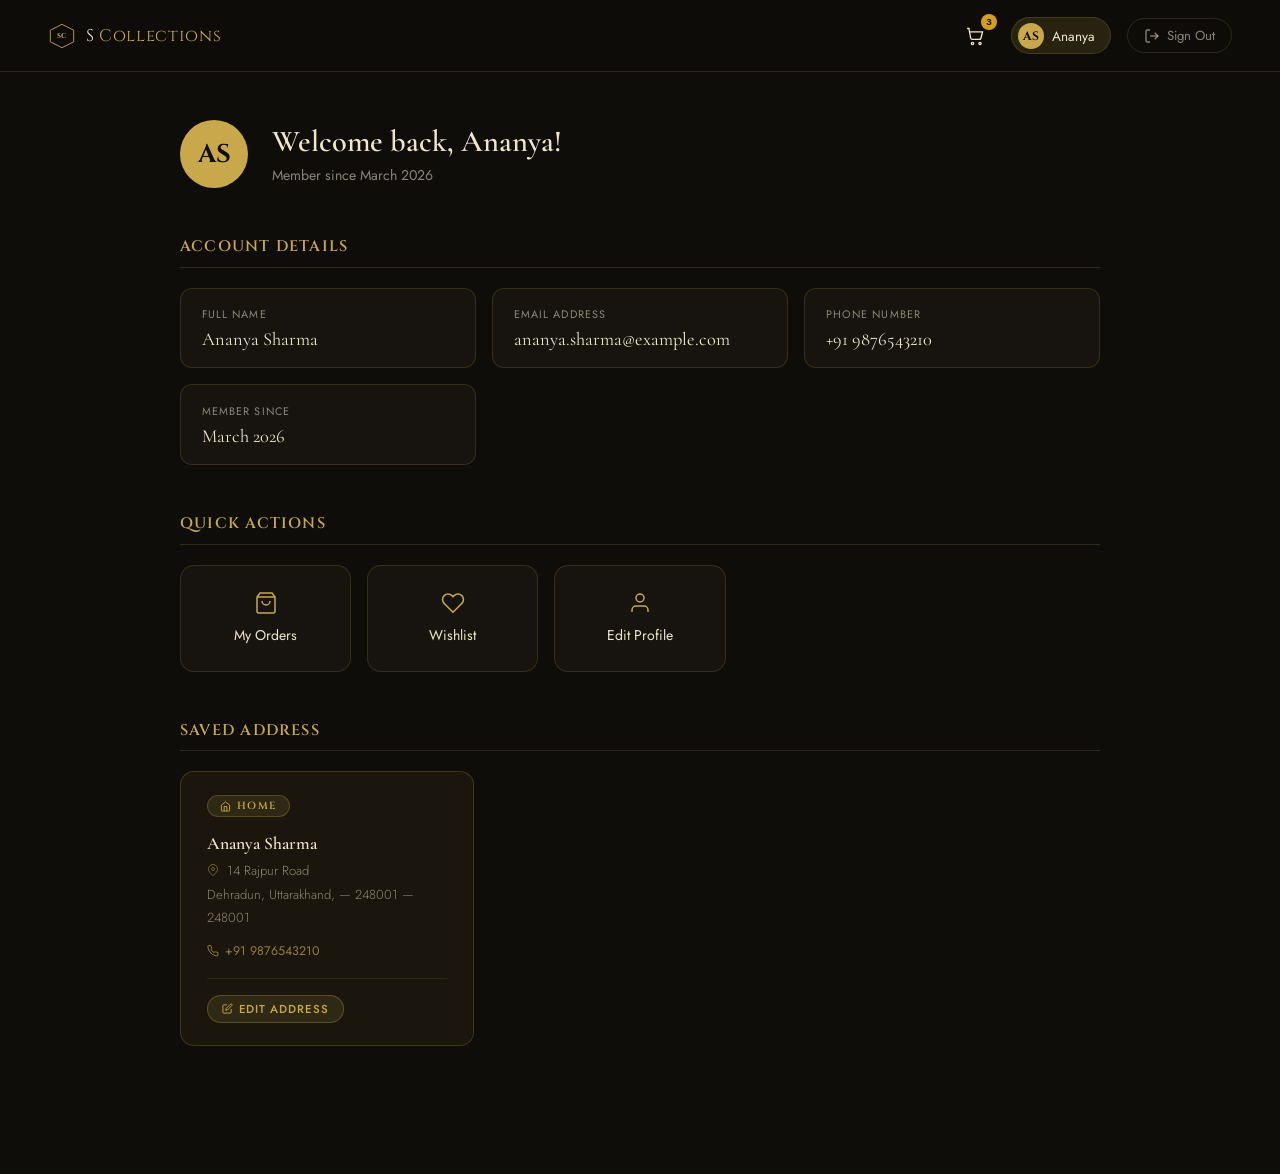
<file: dashboard.html>
<!DOCTYPE html>
<html lang="en">
<head>
<meta charset="UTF-8">
<meta name="viewport" content="width=device-width, initial-scale=1.0">
<title>My Account — S Collections</title>
<link rel="preconnect" href="https://fonts.googleapis.com">
<link rel="preconnect" href="https://fonts.gstatic.com" crossorigin>
<link href="https://fonts.googleapis.com/css2?family=Cinzel:wght@400;600;700&family=Cormorant+Garamond:ital,wght@0,300;0,400;1,300;1,400&family=Jost:wght@300;400;500&display=swap" rel="stylesheet">
<link rel="stylesheet" href="auth.css">
<style>
/* ── Address section ──────────────────────────────────────────────────── */
.address-grid {
  display: grid;
  grid-template-columns: repeat(auto-fill, minmax(280px, 1fr));
  gap: 1.2rem;
}

.address-card {
  background: rgba(201,168,76,.06);
  border: 1px solid rgba(201,168,76,.22);
  border-radius: 14px;
  padding: 1.4rem 1.6rem;
  position: relative;
  transition: border-color .2s, box-shadow .2s;
}
.address-card:hover {
  border-color: rgba(201,168,76,.5);
  box-shadow: 0 6px 28px rgba(201,168,76,.1);
}

.address-card__label {
  display: inline-flex; align-items: center; gap: .4rem;
  font-family: 'Cinzel', serif;
  font-size: .65rem; font-weight: 600; letter-spacing: .14em;
  text-transform: uppercase;
  color: #c9a84c;
  background: rgba(201,168,76,.12);
  border: 1px solid rgba(201,168,76,.25);
  border-radius: 999px;
  padding: .2rem .75rem;
  margin-bottom: 1rem;
}
.address-card__label svg { width: 11px; height: 11px; }

.address-card__name {
  font-family: 'Cormorant Garamond', serif;
  font-size: 1.1rem; font-weight: 600;
  color: #f0e6c8;
  margin-bottom: .4rem;
}

.address-card__lines {
  font-family: 'Jost', sans-serif;
  font-size: .82rem; font-weight: 300;
  color: rgba(240,230,200,.55);
  line-height: 1.75;
}

.address-card__phone {
  margin-top: .75rem;
  display: flex; align-items: center; gap: .4rem;
  font-family: 'Jost', sans-serif;
  font-size: .78rem; color: rgba(201,168,76,.7);
}
.address-card__phone svg { width: 12px; height: 12px; }

.address-card__actions {
  display: flex; gap: .6rem;
  margin-top: 1.1rem; padding-top: 1rem;
  border-top: 1px solid rgba(201,168,76,.1);
}
.addr-btn {
  font-family: 'Jost', sans-serif;
  font-size: .72rem; font-weight: 500; letter-spacing: .08em;
  text-transform: uppercase; cursor: pointer;
  border-radius: 999px; padding: .3rem .9rem;
  display: inline-flex; align-items: center; gap: .35rem;
  transition: all .2s; text-decoration: none;
}
.addr-btn svg { width: 11px; height: 11px; }
.addr-btn--edit {
  background: rgba(201,168,76,.12);
  border: 1px solid rgba(201,168,76,.3);
  color: #c9a84c;
}
.addr-btn--edit:hover { background: rgba(201,168,76,.22); border-color: #c9a84c; }

/* Empty address state */
.address-empty {
  grid-column: 1 / -1;
  display: flex;
  flex-direction: column;
  align-items: center;
  justify-content: center;
  gap: 1rem;
  padding: 3rem 2rem;
  border: 1.5px dashed rgba(201,168,76,.2);
  border-radius: 14px;
  text-align: center;
}
.address-empty__icon {
  width: 56px; height: 56px;
  border-radius: 50%;
  background: rgba(201,168,76,.08);
  border: 1px solid rgba(201,168,76,.2);
  display: flex; align-items: center; justify-content: center;
  color: rgba(201,168,76,.5);
}
.address-empty__icon svg { width: 24px; height: 24px; }
.address-empty__title {
  font-family: 'Cormorant Garamond', serif;
  font-size: 1.15rem; font-weight: 600;
  color: rgba(240,230,200,.6);
}
.address-empty__sub {
  font-family: 'Jost', sans-serif;
  font-size: .8rem; font-weight: 300;
  color: rgba(201,168,76,.4);
  max-width: 300px;
}
.address-empty__btn {
  display: inline-flex; align-items: center; gap: .5rem;
  font-family: 'Jost', sans-serif;
  font-size: .75rem; font-weight: 500; letter-spacing: .1em;
  text-transform: uppercase;
  background: rgba(201,168,76,.12);
  border: 1px solid rgba(201,168,76,.3);
  color: #c9a84c;
  border-radius: 999px;
  padding: .5rem 1.2rem;
  text-decoration: none;
  transition: background .2s, border-color .2s;
  cursor: pointer;
}
.address-empty__btn:hover {
  background: rgba(201,168,76,.22);
  border-color: #c9a84c;
  color: #c9a84c;
}
.address-empty__btn svg { width: 13px; height: 13px; }

/* Address field rows inside card */
.address-card__row {
  display: flex; align-items: center; gap: .5rem;
  font-family: 'Jost', sans-serif;
  font-size: .82rem; font-weight: 300;
  color: rgba(240,230,200,.55);
  margin-bottom: .3rem;
}
.address-card__row svg { width: 12px; height: 12px; color: rgba(201,168,76,.5); flex-shrink: 0; }
.address-card__row strong { color: rgba(240,230,200,.8); font-weight: 400; }
</style>
</head>
<body class="dashboard-body">
<a href="#main-content" class="skip-link">Skip to content</a>

<nav class="dash-nav">
  <a href="index.html" class="dash-brand" aria-label="S Collections home">
    <svg width="28" height="28" viewBox="0 0 48 48" fill="none" aria-hidden="true">
      <polygon points="24,4 44,14 44,34 24,44 4,34 4,14" stroke="#c9a84c" stroke-width="1.5" fill="none"/>
      <text x="24" y="28" text-anchor="middle" font-family="Cinzel,serif" font-size="12" font-weight="700" fill="#c9a84c">SC</text>
    </svg>
    <span>S <em>Collections</em></span>
  </a>
  <div class="dash-nav-right">
    <a href="cart.html" style="position:relative;display:inline-flex;align-items:center;justify-content:center;width:40px;height:40px;color:inherit;text-decoration:none;">
  <svg width="20" height="20" viewBox="0 0 24 24" fill="none" stroke="currentColor" stroke-width="1.6" aria-hidden="true">
    <circle cx="9" cy="21" r="1.4"/>
    <circle cx="18" cy="21" r="1.4"/>
    <path d="M2.5 3h2.2l2.1 11.4a2 2 0 0 0 2 1.6h8.4a2 2 0 0 0 2-1.6L21 7H6"/>
  </svg>
      <span style="position:absolute;top:-2px;right:-2px;min-width:16px;height:16px;padding:0 3px;border-radius:999px;background:#d4a017;color:#1a0a2e;font-family:'DM Sans',sans-serif;font-size:.62rem;font-weight:700;display:flex;align-items:center;justify-content:center;line-height:1;">
      3    </span>
  </a>
    <span class="dash-user-chip">
        <span class="dash-avatar" aria-hidden="true">AS</span>
        <span class="dash-user-name">Ananya</span>
    </span>
    <a href="index.html" class="btn-logout">
        <svg width="16" height="16" viewBox="0 0 24 24" fill="none" stroke="currentColor" stroke-width="2" aria-hidden="true">
          <path d="M9 21H5a2 2 0 0 1-2-2V5a2 2 0 0 1 2-2h4"/>
          <polyline points="16 17 21 12 16 7"/>
          <line x1="21" y1="12" x2="9" y2="12"/>
        </svg>
        Sign Out
    </a>
  </div>
</nav>

<main class="dash-main" id="main-content">
  <div class="dash-container">

    <!-- Hero -->
    <div class="dash-hero">
      <div class="dash-avatar-lg" aria-hidden="true">AS</div>
      <div>
        <h1 class="dash-welcome">Welcome back, Ananya!</h1>
        <p class="dash-member">Member since March 2026</p>
      </div>
    </div>

    <!-- Account Details -->
    <section class="dash-section" aria-labelledby="account-heading">
      <h2 class="dash-section-title" id="account-heading">Account Details</h2>
      <div class="info-grid">

        <div class="info-card">
          <span class="info-label">Full Name</span>
          <span class="info-value">Ananya Sharma</span>
        </div>

        <div class="info-card">
          <span class="info-label">Email Address</span>
          <span class="info-value">ananya.sharma@example.com</span>
        </div>

        <div class="info-card">
          <span class="info-label">Phone Number</span>
          <span class="info-value">+91 9876543210</span>
        </div>

        <div class="info-card">
          <span class="info-label">Member Since</span>
          <span class="info-value">March 2026</span>
        </div>

      </div>
    </section>

    <!-- Quick Actions -->
    <section class="dash-section" aria-labelledby="quick-actions">
      <h2 class="dash-section-title" id="quick-actions">Quick Actions</h2>
      <div class="actions-grid">

        <a href="order.html" class="action-card">
          <svg width="24" height="24" viewBox="0 0 24 24" fill="none" stroke="currentColor" stroke-width="1.5" aria-hidden="true">
            <path d="M6 2 3 6v14a2 2 0 0 0 2 2h14a2 2 0 0 0 2-2V6l-3-4z"/>
            <line x1="3" y1="6" x2="21" y2="6"/>
            <path d="M16 10a4 4 0 0 1-8 0"/>
          </svg>
          <span>My Orders</span>
        </a>

        <a href="wish.html" class="action-card">
          <svg width="24" height="24" viewBox="0 0 24 24" fill="none" stroke="currentColor" stroke-width="1.5" aria-hidden="true">
            <path d="M20.84 4.61a5.5 5.5 0 0 0-7.78 0L12 5.67l-1.06-1.06a5.5 5.5 0 0 0-7.78 7.78l1.06 1.06L12 21.23l7.78-7.78 1.06-1.06a5.5 5.5 0 0 0 0-7.78z"/>
          </svg>
          <span>Wishlist</span>
        </a>

        <a href="edit.html" class="action-card">
          <svg width="24" height="24" viewBox="0 0 24 24" fill="none" stroke="currentColor" stroke-width="1.5" aria-hidden="true">
            <path d="M20 21v-2a4 4 0 0 0-4-4H8a4 4 0 0 0-4 4v2"/>
            <circle cx="12" cy="7" r="4"/>
          </svg>
          <span>Edit Profile</span>
        </a>

      </div>
    </section>

    <!-- Saved Address -->
    <section class="dash-section" aria-labelledby="address-heading">
      <h2 class="dash-section-title" id="address-heading">Saved Address</h2>
      <div class="address-grid">

                  <!-- Real address from DB -->
          <div class="address-card">
            <div class="address-card__label">
              <svg viewBox="0 0 24 24" fill="none" stroke="currentColor" stroke-width="2">
                <path d="M3 9l9-7 9 7v11a2 2 0 0 1-2 2H5a2 2 0 0 1-2-2z"/>
                <polyline points="9 22 9 12 15 12 15 22"/>
              </svg>
              Home
            </div>

            <div class="address-card__name">Ananya Sharma</div>

                          <div class="address-card__row">
                <svg viewBox="0 0 24 24" fill="none" stroke="currentColor" stroke-width="2">
                  <path d="M21 10c0 7-9 13-9 13s-9-6-9-13a9 9 0 0 1 18 0z"/>
                  <circle cx="12" cy="10" r="3"/>
                </svg>
                14 Rajpur Road              </div>
            
            <div class="address-card__lines">
              Dehradun, Uttarakhand, — 248001 — 248001            </div>

            <div class="address-card__phone">
              <svg viewBox="0 0 24 24" fill="none" stroke="currentColor" stroke-width="2">
                <path d="M22 16.92v3a2 2 0 0 1-2.18 2 19.79 19.79 0 0 1-8.63-3.07A19.5 19.5 0 0 1 4.69 12 19.79 19.79 0 0 1 1.61 3.4 2 2 0 0 1 3.6 1.22h3a2 2 0 0 1 2 1.72c.127.96.361 1.903.7 2.81a2 2 0 0 1-.45 2.11L7.91 8.8a16 16 0 0 0 6.29 6.29l.96-.96a2 2 0 0 1 2.11-.45c.907.339 1.85.573 2.81.7A2 2 0 0 1 22 16.92z"/>
              </svg>
              +91 9876543210            </div>

            <div class="address-card__actions">
              <a href="edit.html" class="addr-btn addr-btn--edit">
                <svg viewBox="0 0 24 24" fill="none" stroke="currentColor" stroke-width="2">
                  <path d="M11 4H4a2 2 0 0 0-2 2v14a2 2 0 0 0 2 2h14a2 2 0 0 0 2-2v-7"/>
                  <path d="M18.5 2.5a2.121 2.121 0 0 1 3 3L12 15l-4 1 1-4 9.5-9.5z"/>
                </svg>
                Edit Address
              </a>
            </div>
          </div>

        
      </div>
    </section>

  </div>
</main>

</body>
</html>
</file>
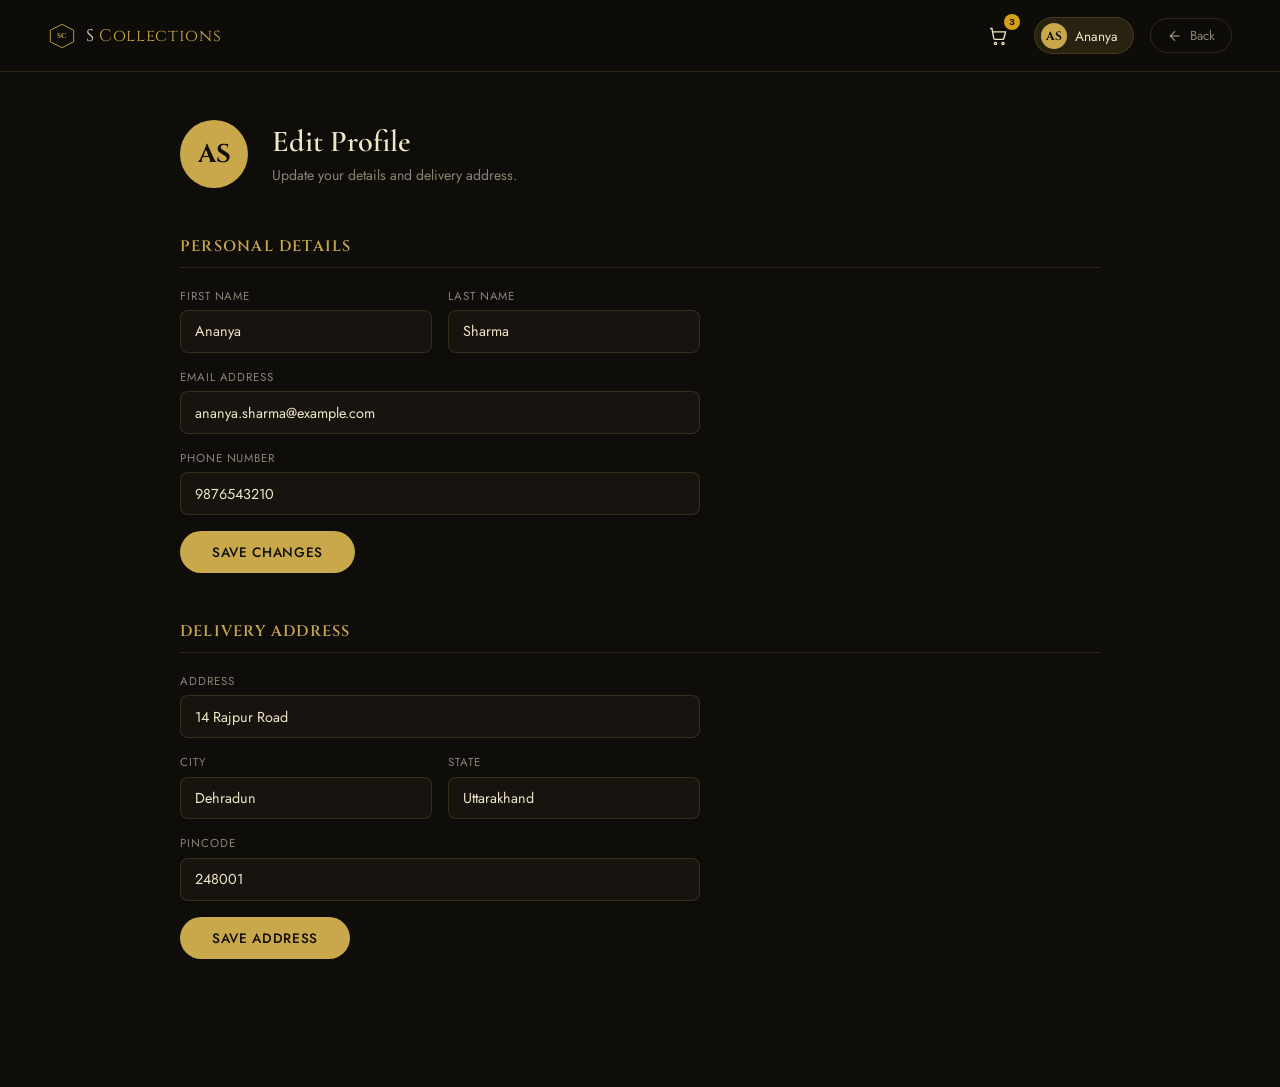
<file: edit.html>
<!DOCTYPE html>
<html lang="en">
<head>
<meta charset="UTF-8">
<meta name="viewport" content="width=device-width, initial-scale=1.0">
<title>Edit Profile — S Collections</title>
<link rel="preconnect" href="https://fonts.googleapis.com">
<link rel="preconnect" href="https://fonts.gstatic.com" crossorigin>
<link href="https://fonts.googleapis.com/css2?family=Cinzel:wght@400;600;700&family=Cormorant+Garamond:ital,wght@0,300;0,400;1,300;1,400&family=Jost:wght@300;400;500&display=swap" rel="stylesheet">
<link rel="stylesheet" href="auth.css">
<style>
.edit-form { display: flex; flex-direction: column; gap: 1rem; max-width: 520px; }
.field-row { display: grid; grid-template-columns: repeat(2, 1fr); gap: 1rem; }
.field { display: flex; flex-direction: column; gap: .4rem; }
.field label { font-size: .72rem; letter-spacing: .08em; text-transform: uppercase; color: var(--text-muted); }
.field input {
  background: var(--panel);
  border: 1px solid var(--border);
  border-radius: 8px;
  padding: .65rem .9rem;
  color: var(--text);
  font-family: 'Jost', sans-serif;
  font-size: .9rem;
}
.field input:focus { outline: none; border-color: var(--gold); }
.save-btn {
  align-self: flex-start;
  background: var(--gold);
  color: var(--ink);
  border: none;
  border-radius: 999px;
  padding: .7rem 2rem;
  font-family: 'Jost', sans-serif;
  font-size: .85rem;
  font-weight: 500;
  letter-spacing: .05em;
  text-transform: uppercase;
  cursor: pointer;
}
.save-note {
  display: none;
  font-size: .82rem;
  color: var(--gold);
  margin-top: .5rem;
}
</style>
</head>
<body class="dashboard-body">
<a href="#main-content" class="skip-link">Skip to content</a>

<nav class="dash-nav">
  <a href="index.html" class="dash-brand" aria-label="S Collections home">
    <svg width="28" height="28" viewBox="0 0 48 48" fill="none" aria-hidden="true">
      <polygon points="24,4 44,14 44,34 24,44 4,34 4,14" stroke="#c9a84c" stroke-width="1.5" fill="none"/>
      <text x="24" y="28" text-anchor="middle" font-family="Cinzel,serif" font-size="12" font-weight="700" fill="#c9a84c">SC</text>
    </svg>
    <span>S <em>Collections</em></span>
  </a>
  <div class="dash-nav-right">
    <a href="cart.html" style="position:relative;display:inline-flex;align-items:center;justify-content:center;width:40px;height:40px;color:inherit;text-decoration:none;">
      <svg width="20" height="20" viewBox="0 0 24 24" fill="none" stroke="currentColor" stroke-width="1.6" aria-hidden="true">
        <circle cx="9" cy="21" r="1.4"/>
        <circle cx="18" cy="21" r="1.4"/>
        <path d="M2.5 3h2.2l2.1 11.4a2 2 0 0 0 2 1.6h8.4a2 2 0 0 0 2-1.6L21 7H6"/>
      </svg>
      <span style="position:absolute;top:-2px;right:-2px;min-width:16px;height:16px;padding:0 3px;border-radius:999px;background:#d4a017;color:#1a0a2e;font-family:'DM Sans',sans-serif;font-size:.62rem;font-weight:700;display:flex;align-items:center;justify-content:center;line-height:1;">3</span>
    </a>
    <span class="dash-user-chip">
        <span class="dash-avatar" aria-hidden="true">AS</span>
        <span class="dash-user-name">Ananya</span>
    </span>
    <a href="dashboard.html" class="btn-logout">
        <svg width="16" height="16" viewBox="0 0 24 24" fill="none" stroke="currentColor" stroke-width="2" aria-hidden="true">
          <path d="M19 12H5"/>
          <polyline points="12 19 5 12 12 5"/>
        </svg>
        Back
    </a>
  </div>
</nav>

<main class="dash-main" id="main-content">
  <div class="dash-container">

    <div class="dash-hero">
      <div class="dash-avatar-lg" aria-hidden="true">AS</div>
      <div>
        <h1 class="dash-welcome">Edit Profile</h1>
        <p class="dash-member">Update your details and delivery address.</p>
      </div>
    </div>

    <section class="dash-section" aria-labelledby="personal-heading">
      <h2 class="dash-section-title" id="personal-heading">Personal Details</h2>
      <form class="edit-form" onsubmit="event.preventDefault(); document.getElementById('saveNote').style.display='block';">
        <div class="field-row">
          <div class="field">
            <label for="first_name">First Name</label>
            <input type="text" id="first_name" value="Ananya">
          </div>
          <div class="field">
            <label for="last_name">Last Name</label>
            <input type="text" id="last_name" value="Sharma">
          </div>
        </div>
        <div class="field">
          <label for="email">Email Address</label>
          <input type="email" id="email" value="ananya.sharma@example.com">
        </div>
        <div class="field">
          <label for="phone">Phone Number</label>
          <input type="tel" id="phone" value="9876543210">
        </div>
        <button type="submit" class="save-btn">Save Changes</button>
        <p class="save-note" id="saveNote">Your changes have been saved.</p>
      </form>
    </section>

    <section class="dash-section" aria-labelledby="address-heading">
      <h2 class="dash-section-title" id="address-heading">Delivery Address</h2>
      <form class="edit-form" onsubmit="event.preventDefault(); document.getElementById('addrNote').style.display='block';">
        <div class="field">
          <label for="address">Address</label>
          <input type="text" id="address" value="14 Rajpur Road">
        </div>
        <div class="field-row">
          <div class="field">
            <label for="city">City</label>
            <input type="text" id="city" value="Dehradun">
          </div>
          <div class="field">
            <label for="state">State</label>
            <input type="text" id="state" value="Uttarakhand">
          </div>
        </div>
        <div class="field">
          <label for="pincode">Pincode</label>
          <input type="text" id="pincode" value="248001">
        </div>
        <button type="submit" class="save-btn">Save Address</button>
        <p class="save-note" id="addrNote">Your address has been saved.</p>
      </form>
    </section>

  </div>
</main>

</body>
</html>
</file>
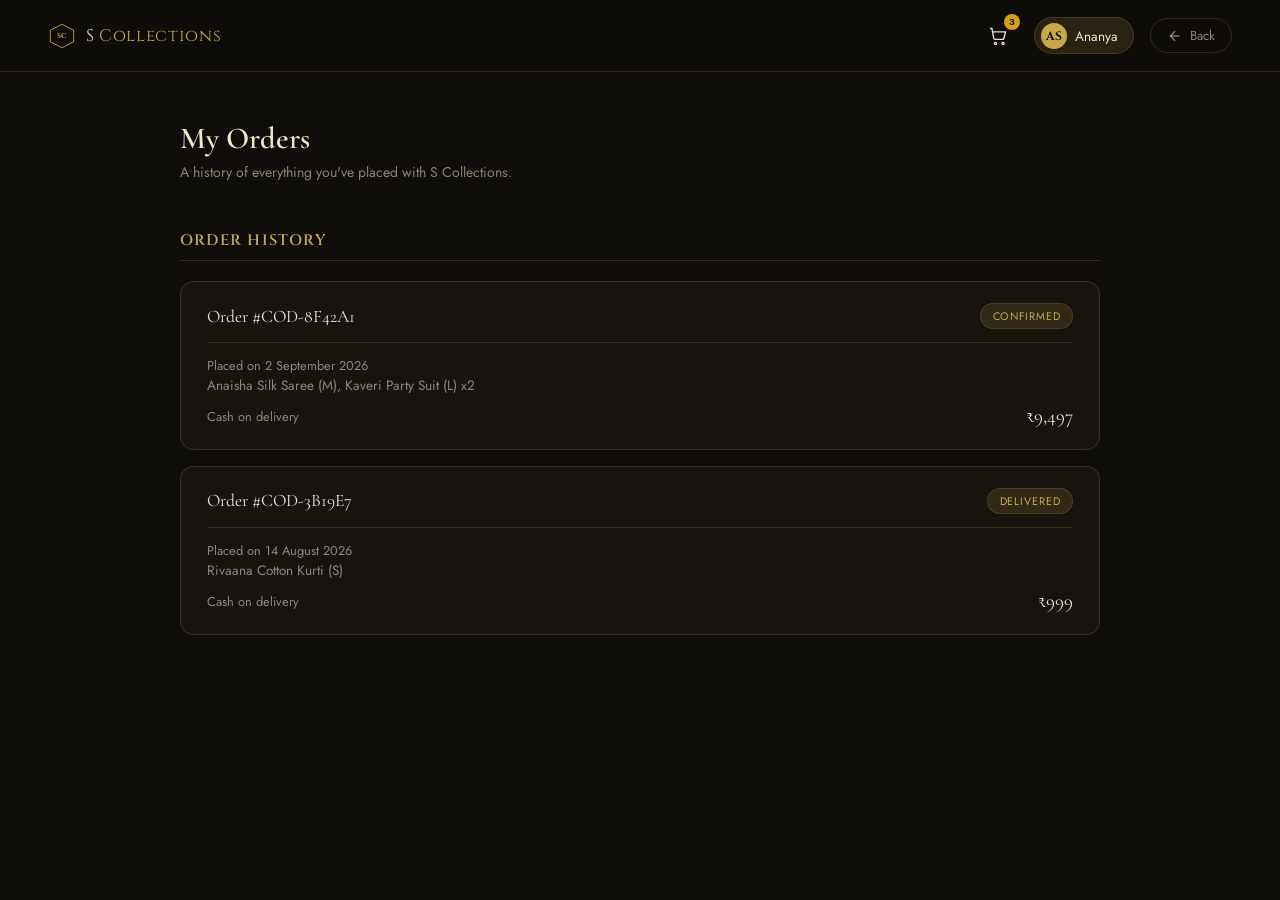
<file: order.html>
<!DOCTYPE html>
<html lang="en">
<head>
<meta charset="UTF-8">
<meta name="viewport" content="width=device-width, initial-scale=1.0">
<title>My Orders — S Collections</title>
<link rel="preconnect" href="https://fonts.googleapis.com">
<link rel="preconnect" href="https://fonts.gstatic.com" crossorigin>
<link href="https://fonts.googleapis.com/css2?family=Cinzel:wght@400;600;700&family=Cormorant+Garamond:ital,wght@0,300;0,400;1,300;1,400&family=Jost:wght@300;400;500&display=swap" rel="stylesheet">
<link rel="stylesheet" href="auth.css">
<style>
.orders-list { display: flex; flex-direction: column; gap: 1rem; }
.order-card {
  background: var(--panel);
  border: 1px solid var(--border);
  border-radius: 14px;
  padding: 1.3rem 1.6rem;
}
.order-card__top {
  display: flex;
  justify-content: space-between;
  align-items: center;
  flex-wrap: wrap;
  gap: .6rem;
  margin-bottom: .8rem;
  padding-bottom: .8rem;
  border-bottom: 1px solid var(--border);
}
.order-card__ref { font-family: 'Cormorant Garamond', serif; font-size: 1.1rem; color: var(--text); }
.order-card__date { font-size: .8rem; color: var(--text-muted); }
.order-status {
  font-size: .68rem; letter-spacing: .08em; text-transform: uppercase;
  padding: .25rem .75rem; border-radius: 999px;
  background: var(--gold-soft); border: 1px solid var(--border); color: var(--gold);
}
.order-card__items { font-size: .85rem; color: var(--text-muted); margin-bottom: .6rem; }
.order-card__footer { display: flex; justify-content: space-between; align-items: center; }
.order-card__total { font-family: 'Cormorant Garamond', serif; font-size: 1.2rem; color: var(--text); }
.empty-note { color: var(--text-muted); font-size: .9rem; }
</style>
</head>
<body class="dashboard-body">
<a href="#main-content" class="skip-link">Skip to content</a>

<nav class="dash-nav">
  <a href="index.html" class="dash-brand" aria-label="S Collections home">
    <svg width="28" height="28" viewBox="0 0 48 48" fill="none" aria-hidden="true">
      <polygon points="24,4 44,14 44,34 24,44 4,34 4,14" stroke="#c9a84c" stroke-width="1.5" fill="none"/>
      <text x="24" y="28" text-anchor="middle" font-family="Cinzel,serif" font-size="12" font-weight="700" fill="#c9a84c">SC</text>
    </svg>
    <span>S <em>Collections</em></span>
  </a>
  <div class="dash-nav-right">
    <a href="cart.html" style="position:relative;display:inline-flex;align-items:center;justify-content:center;width:40px;height:40px;color:inherit;text-decoration:none;">
      <svg width="20" height="20" viewBox="0 0 24 24" fill="none" stroke="currentColor" stroke-width="1.6" aria-hidden="true">
        <circle cx="9" cy="21" r="1.4"/>
        <circle cx="18" cy="21" r="1.4"/>
        <path d="M2.5 3h2.2l2.1 11.4a2 2 0 0 0 2 1.6h8.4a2 2 0 0 0 2-1.6L21 7H6"/>
      </svg>
      <span style="position:absolute;top:-2px;right:-2px;min-width:16px;height:16px;padding:0 3px;border-radius:999px;background:#d4a017;color:#1a0a2e;font-family:'DM Sans',sans-serif;font-size:.62rem;font-weight:700;display:flex;align-items:center;justify-content:center;line-height:1;">3</span>
    </a>
    <span class="dash-user-chip">
        <span class="dash-avatar" aria-hidden="true">AS</span>
        <span class="dash-user-name">Ananya</span>
    </span>
    <a href="dashboard.html" class="btn-logout">
        <svg width="16" height="16" viewBox="0 0 24 24" fill="none" stroke="currentColor" stroke-width="2" aria-hidden="true">
          <path d="M19 12H5"/>
          <polyline points="12 19 5 12 12 5"/>
        </svg>
        Back
    </a>
  </div>
</nav>

<main class="dash-main" id="main-content">
  <div class="dash-container">

    <div class="dash-hero">
      <div>
        <h1 class="dash-welcome">My Orders</h1>
        <p class="dash-member">A history of everything you've placed with S Collections.</p>
      </div>
    </div>

    <section class="dash-section" aria-labelledby="orders-heading">
      <h2 class="dash-section-title" id="orders-heading">Order History</h2>
      <div class="orders-list">

        <div class="order-card">
          <div class="order-card__top">
            <span class="order-card__ref">Order #COD-8F42A1</span>
            <span class="order-status">Confirmed</span>
          </div>
          <div class="order-card__date">Placed on 2 September 2026</div>
          <div class="order-card__items">Anaisha Silk Saree (M), Kaveri Party Suit (L) x2</div>
          <div class="order-card__footer">
            <span class="order-card__date">Cash on delivery</span>
            <span class="order-card__total">₹9,497</span>
          </div>
        </div>

        <div class="order-card">
          <div class="order-card__top">
            <span class="order-card__ref">Order #COD-3B19E7</span>
            <span class="order-status">Delivered</span>
          </div>
          <div class="order-card__date">Placed on 14 August 2026</div>
          <div class="order-card__items">Rivaana Cotton Kurti (S)</div>
          <div class="order-card__footer">
            <span class="order-card__date">Cash on delivery</span>
            <span class="order-card__total">₹999</span>
          </div>
        </div>

      </div>
    </section>

  </div>
</main>

</body>
</html>
</file>
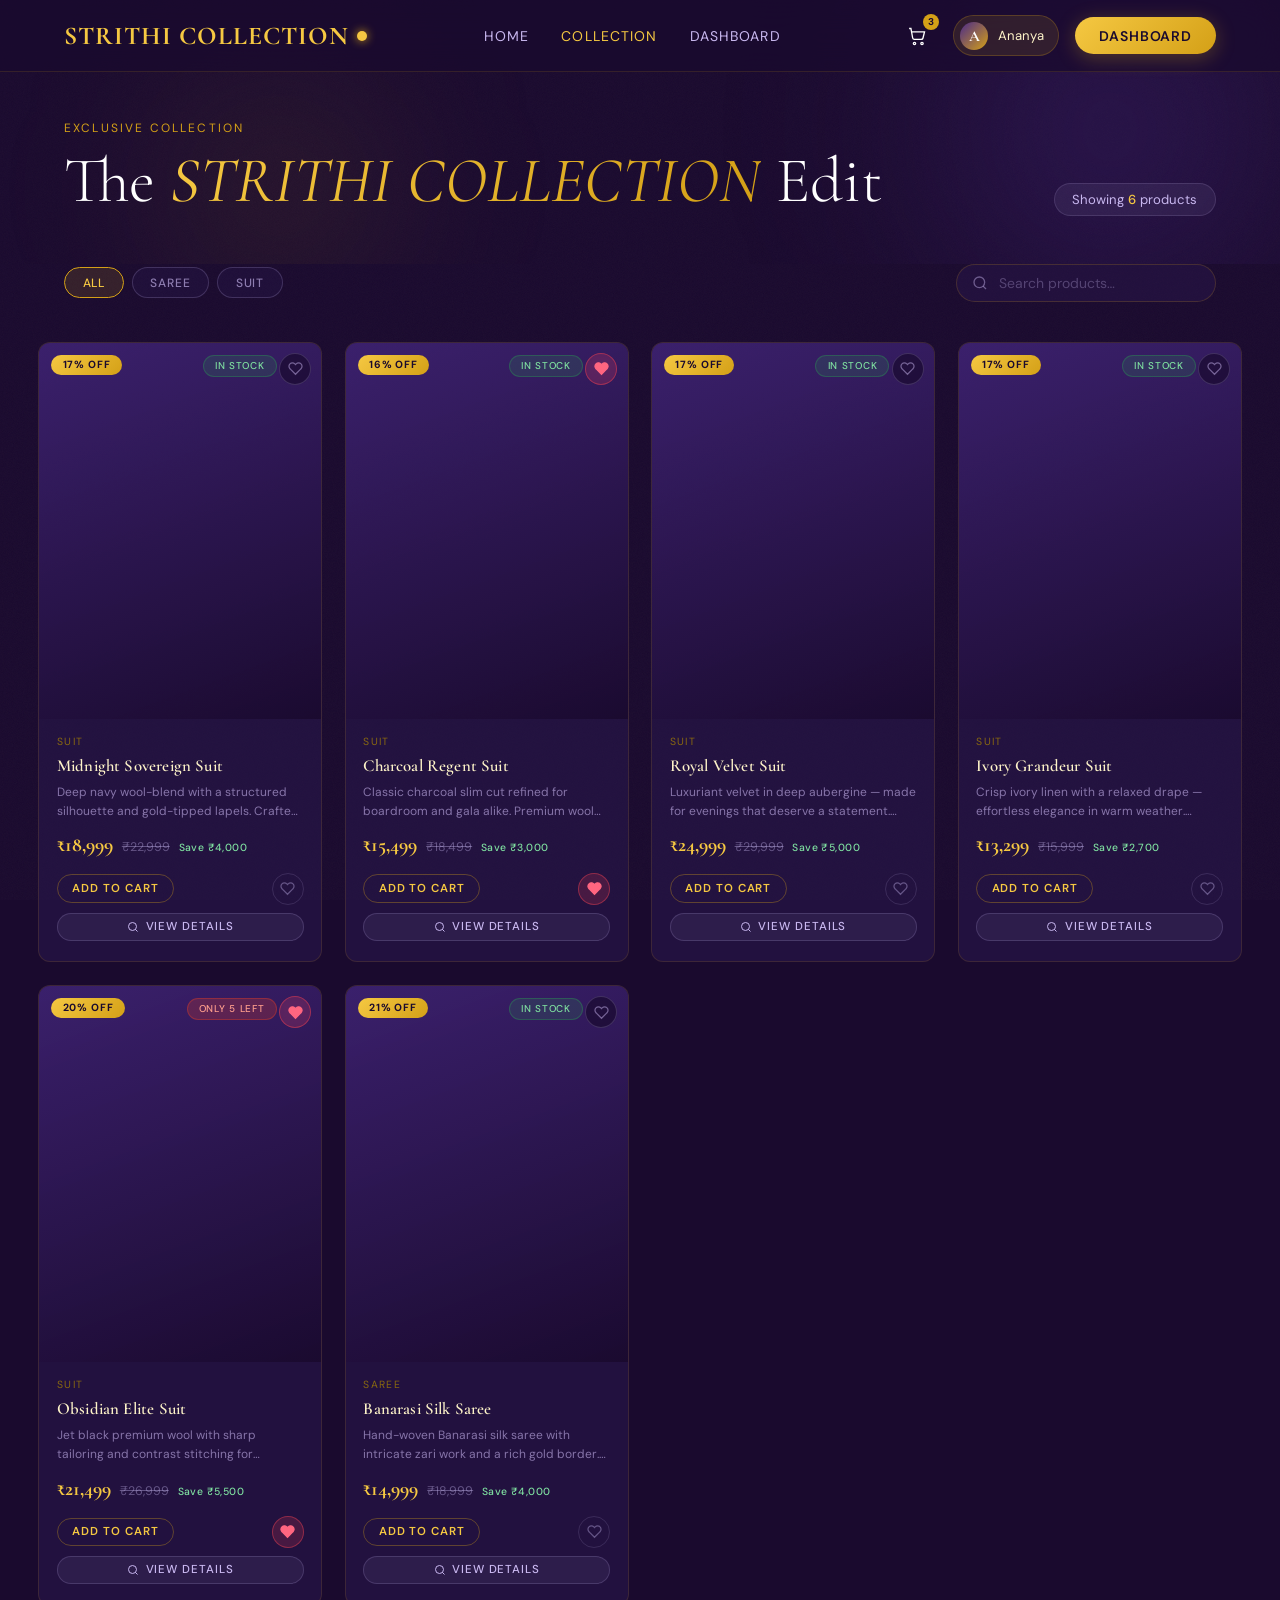
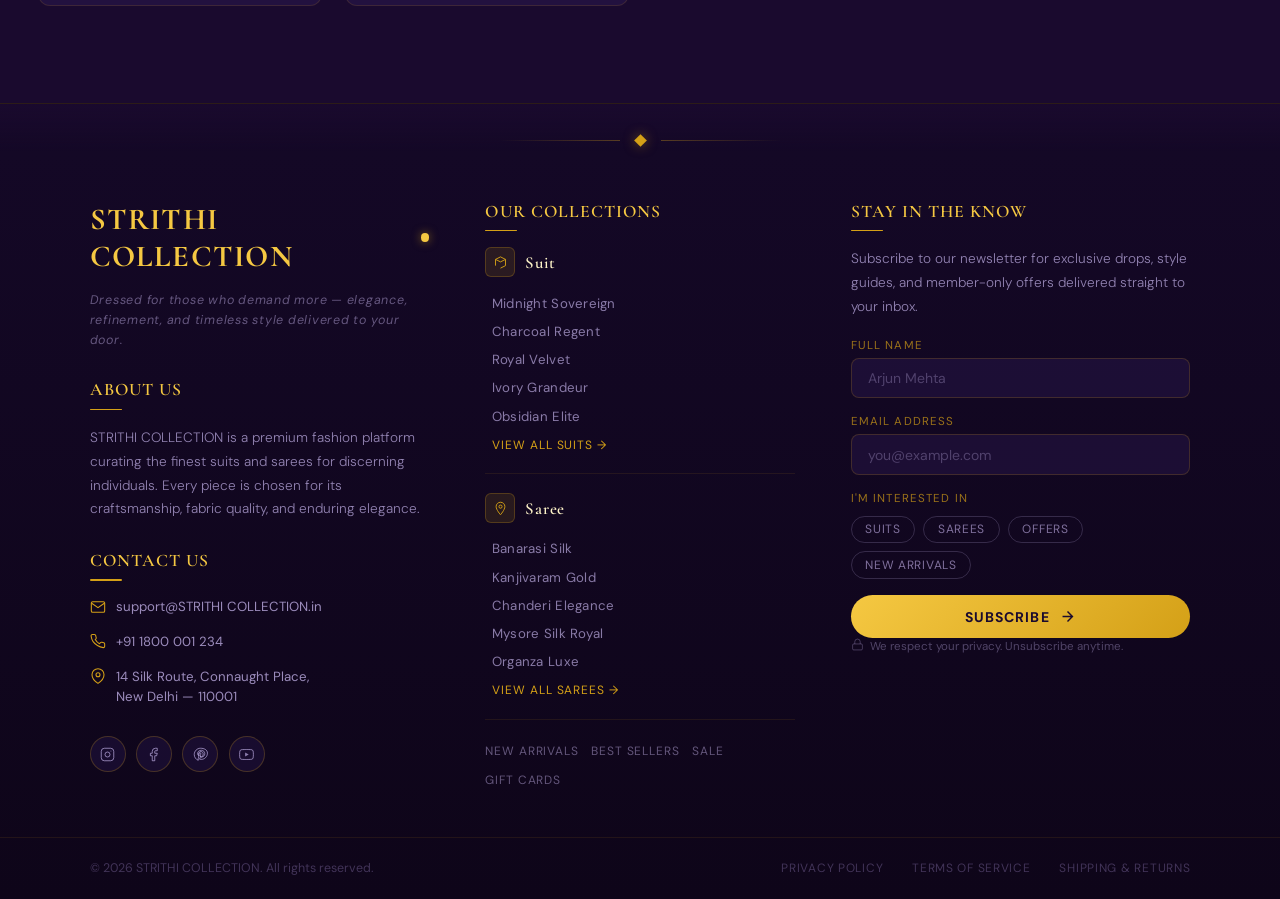
<file: product.html>
<!DOCTYPE html>
<html lang="en">
<head>
<meta charset="UTF-8">
<meta name="viewport" content="width=device-width, initial-scale=1.0">
<title>Collection — STRITHI COLLECTION</title>

<link rel="preconnect" href="https://fonts.googleapis.com">
<link rel="preconnect" href="https://fonts.gstatic.com" crossorigin>
<link href="https://fonts.googleapis.com/css2?family=Cormorant+Garamond:ital,wght@0,300;0,400;0,600;0,700;1,300;1,400&family=DM+Sans:wght@300;400;500&display=swap" rel="stylesheet">

<style>
/* ═══════════════════════════════════════════
   DESIGN TOKENS
═══════════════════════════════════════════ */
:root {
  --purple-deepest : #1a0a2e;
  --purple-deep    : #2d1b54;
  --purple-mid     : #4b2a8a;
  --purple-light   : #7c52c8;
  --purple-pale    : #c9b8f0;
  --gold-bright    : #f5c842;
  --gold-warm      : #d4a017;
  --gold-muted     : #8a6a10;
  --gold-pale      : #fdf3c8;
  --white          : #ffffff;
  --text-muted     : #6b5a8a;

  --font-display : 'Cormorant Garamond', serif;
  --font-body    : 'DM Sans', sans-serif;

  --radius-sm   : 4px;
  --radius-md   : 12px;
  --radius-lg   : 24px;
  --radius-full : 999px;

  --shadow-gold : 0 0 40px rgba(212,160,23,.25), 0 0 80px rgba(212,160,23,.10);
  --shadow-card : 0 8px 40px rgba(26,10,46,.35);
}

/* ═══════════════════════════════════════════
   RESET / BASE
═══════════════════════════════════════════ */
*, *::before, *::after { box-sizing: border-box; margin: 0; padding: 0; }
html { scroll-behavior: smooth; }
body {
  font-family: var(--font-body);
  background: var(--purple-deepest);
  color: var(--white);
  overflow-x: hidden;
  min-height: 100vh;
}
a { text-decoration: none; color: inherit; }
img { display: block; max-width: 100%; }

/* grain overlay */
body::before {
  content: '';
  position: fixed; inset: 0;
  pointer-events: none; z-index: 0; opacity: .035;
  background-image: url("data:image/svg+xml,%3Csvg viewBox='0 0 200 200' xmlns='http://www.w3.org/2000/svg'%3E%3Cfilter id='n'%3E%3CfeTurbulence type='fractalNoise' baseFrequency='0.9' numOctaves='4' stitchTiles='stitch'/%3E%3C/filter%3E%3Crect width='100%25' height='100%25' filter='url(%23n)'/%3E%3C/svg%3E");
  background-size: 150px 150px;
}

/* ═══════════════════════════════════════════
   NAVBAR
═══════════════════════════════════════════ */
.navbar {
  position: fixed; top: 0; left: 0; right: 0;
  z-index: 100;
  display: flex; align-items: center; justify-content: space-between;
  padding: 0 clamp(1.5rem, 5vw, 4rem);
  height: 72px;
  background: rgba(26,10,46,.72);
  backdrop-filter: blur(18px);
  border-bottom: 1px solid rgba(212,160,23,.15);
}
.navbar__logo {
  font-family: var(--font-display);
  font-size: 1.6rem; font-weight: 700; letter-spacing: .04em;
  color: var(--gold-bright);
  display: flex; align-items: center; gap: .5rem;
}
.navbar__logo span {
  display: inline-block; width: 10px; height: 10px;
  border-radius: 50%; background: var(--gold-bright);
  box-shadow: 0 0 10px var(--gold-warm);
  animation: pulse-dot 2.4s ease-in-out infinite;
}
@keyframes pulse-dot {
  0%,100% { opacity:1; transform:scale(1); }
  50%      { opacity:.4; transform:scale(.7); }
}
.navbar__links { display: flex; align-items: center; gap: 2rem; list-style: none; }
.navbar__links a {
  font-size: .875rem; font-weight: 400;
  letter-spacing: .08em; text-transform: uppercase;
  color: var(--purple-pale); transition: color .2s;
}
.navbar__links a:hover,
.navbar__links a.active { color: var(--gold-bright); }
.navbar__actions { display: flex; align-items: center; gap: 1rem; }

.btn {
  display: inline-flex; align-items: center; gap: .5rem;
  font-family: var(--font-body); font-size: .875rem; font-weight: 500;
  letter-spacing: .06em; text-transform: uppercase;
  border: none; cursor: pointer;
  border-radius: var(--radius-full); padding: .6rem 1.5rem;
  transition: transform .15s, box-shadow .2s, background .2s;
}
.btn:hover  { transform: translateY(-2px); }
.btn:active { transform: translateY(0); }
.btn-ghost {
  background: transparent; color: var(--purple-pale);
  border: 1px solid rgba(201,184,240,.3);
}
.btn-ghost:hover { background: rgba(201,184,240,.08); border-color: var(--purple-pale); }
.btn-gold {
  background: linear-gradient(135deg, var(--gold-bright), var(--gold-warm));
  color: var(--purple-deepest); font-weight: 600;
  box-shadow: 0 4px 20px rgba(212,160,23,.3);
}
.btn-gold:hover { box-shadow: 0 6px 30px rgba(212,160,23,.5); }

.user-chip {
  display: flex; align-items: center; gap: .6rem;
  background: rgba(212,160,23,.12); border: 1px solid rgba(212,160,23,.25);
  border-radius: var(--radius-full); padding: .35rem .9rem .35rem .4rem;
  font-size: .82rem; color: var(--gold-pale); cursor: default;
}
.user-chip__avatar {
  width: 28px; height: 28px; border-radius: 50%;
  background: linear-gradient(135deg, var(--purple-mid), var(--gold-warm));
  display: flex; align-items: center; justify-content: center;
  font-family: var(--font-display); font-size: .95rem; font-weight: 700;
  color: var(--white); flex-shrink: 0;
}

/* ═══════════════════════════════════════════
   PAGE HEADER
═══════════════════════════════════════════ */
.page-header {
  padding: 120px clamp(1.5rem, 5vw, 5rem) 3rem;
  position: relative; overflow: hidden;
}
.page-header__orb {
  position: absolute; border-radius: 50%;
  filter: blur(90px); pointer-events: none;
}
.page-header__orb--1 {
  width: 500px; height: 500px;
  background: radial-gradient(circle, rgba(75,42,138,.45) 0%, transparent 70%);
  top: -120px; right: -80px;
  animation: float 9s ease-in-out infinite;
}
.page-header__orb--2 {
  width: 300px; height: 300px;
  background: radial-gradient(circle, rgba(212,160,23,.18) 0%, transparent 70%);
  top: 40px; left: 10%;
  animation: float 11s ease-in-out infinite reverse;
}
@keyframes float {
  0%,100% { transform: translateY(0) scale(1); }
  50%      { transform: translateY(-24px) scale(1.04); }
}
.page-header__inner {
  position: relative; z-index: 2;
  display: flex; flex-wrap: wrap;
  align-items: flex-end; justify-content: space-between; gap: 1.5rem;
}
.page-header__label {
  font-size: .75rem; letter-spacing: .18em; text-transform: uppercase;
  color: var(--gold-warm); margin-bottom: .6rem;
}
.page-header__title {
  font-family: var(--font-display);
  font-size: clamp(2.4rem, 5vw, 4rem);
  font-weight: 300; line-height: 1.1;
  color: var(--white);
}
.page-header__title em {
  font-style: italic; font-weight: 400;
  background: linear-gradient(120deg, var(--gold-bright), var(--gold-warm), var(--gold-bright));
  background-size: 200%;
  -webkit-background-clip: text; -webkit-text-fill-color: transparent;
  background-clip: text;
  animation: shimmer 4s linear infinite;
}
@keyframes shimmer {
  0%   { background-position: 0% 50%; }
  100% { background-position: 200% 50%; }
}
.page-header__count {
  font-size: .82rem; color: var(--purple-pale);
  background: rgba(201,184,240,.08);
  border: 1px solid rgba(201,184,240,.15);
  border-radius: var(--radius-full);
  padding: .45rem 1.1rem;
  white-space: nowrap;
}
.page-header__count strong { color: var(--gold-bright); font-weight: 500; }

/* ═══════════════════════════════════════════
   FILTER / SEARCH BAR
═══════════════════════════════════════════ */
.filters {
  padding: 0 clamp(1.5rem, 5vw, 5rem) 2.5rem;
  position: relative; z-index: 2;
  display: flex; flex-wrap: wrap; align-items: center; gap: 1rem;
}
.filter-pills { display: flex; flex-wrap: wrap; gap: .5rem; }
.pill {
  font-size: .75rem; font-weight: 500;
  letter-spacing: .07em; text-transform: uppercase;
  padding: .4rem 1.1rem;
  border-radius: var(--radius-full);
  border: 1px solid rgba(201,184,240,.2);
  color: rgba(201,184,240,.65);
  background: rgba(45,27,84,.3);
  cursor: pointer; transition: all .2s;
  text-decoration: none; display: inline-block;
}
.pill:hover { border-color: rgba(212,160,23,.5); color: var(--gold-bright); background: rgba(212,160,23,.08); }
.pill.active { border-color: var(--gold-warm); color: var(--gold-bright); background: rgba(212,160,23,.14); }

.search-wrap { margin-left: auto; position: relative; }
.search-wrap svg {
  position: absolute; left: 1rem; top: 50%; transform: translateY(-50%);
  color: rgba(201,184,240,.45); pointer-events: none;
  width: 16px; height: 16px;
}
.search-input {
  background: rgba(45,27,84,.4);
  border: 1px solid rgba(212,160,23,.2);
  border-radius: var(--radius-full);
  padding: .55rem 1.2rem .55rem 2.6rem;
  font-family: var(--font-body); font-size: .875rem;
  color: var(--white); outline: none; width: 260px;
  transition: border-color .2s, background .2s;
}
.search-input::placeholder { color: rgba(201,184,240,.3); }
.search-input:focus { border-color: rgba(212,160,23,.5); background: rgba(45,27,84,.6); }

/* ═══════════════════════════════════════════
   PRODUCTS GRID — 5 per row
═══════════════════════════════════════════ */
.products-section {
  padding: 0 clamp(1rem, 3vw, 5rem) 6rem;
  position: relative; z-index: 2;
}
.products-grid {
  display: grid;
  grid-template-columns: repeat(5, 1fr);
  gap: 1.4rem;
}

/* ── Single product card ── */
.prod-card {
  background: rgba(45,27,84,.45);
  border: 1px solid rgba(212,160,23,.15);
  border-radius: var(--radius-md);
  overflow: hidden;
  position: relative;
  display: flex; flex-direction: column;
  transition: transform .35s cubic-bezier(.16,1,.3,1), box-shadow .35s, border-color .3s;
  cursor: pointer;
  opacity: 0;
  animation: cardIn .5s ease forwards;
}
.prod-card:hover {
  transform: translateY(-8px) scale(1.02);
  box-shadow: 0 24px 60px rgba(212,160,23,.22), 0 8px 24px rgba(26,10,46,.55);
  border-color: rgba(212,160,23,.55);
}
@keyframes cardIn {
  from { opacity: 0; transform: translateY(18px); }
  to   { opacity: 1; transform: translateY(0); }
}

/* image */
.prod-card__img-wrap {
  width: 100%; aspect-ratio: 3/4;
  background: linear-gradient(160deg, rgba(75,42,138,.6) 0%, rgba(26,10,46,.9) 100%);
  position: relative; overflow: hidden;
}
.prod-card__img-wrap img {
  width: 100%; height: 100%;
  object-fit: cover;
  transition: transform .5s ease;
}
.prod-card:hover .prod-card__img-wrap img { transform: scale(1.09); }

/* discount badge */
.prod-card__discount {
  position: absolute; top: .75rem; left: .75rem;
  background: linear-gradient(135deg, var(--gold-bright), var(--gold-warm));
  color: var(--purple-deepest);
  font-size: .65rem; font-weight: 700;
  letter-spacing: .08em; text-transform: uppercase;
  border-radius: var(--radius-full);
  padding: .22rem .7rem;
  z-index: 2;
}

/* stock badge */
.prod-card__stock {
  position: absolute; top: .75rem; right: 2.8rem;  /* shifted left to make room for heart */
  font-size: .62rem; font-weight: 500; letter-spacing: .07em;
  text-transform: uppercase; border-radius: var(--radius-full);
  padding: .22rem .7rem; z-index: 2;
}
.prod-card__stock--low  { background: rgba(220,60,40,.25); border: 1px solid rgba(220,60,40,.4); color: #ff9f8d; }
.prod-card__stock--ok   { background: rgba(40,180,80,.15); border: 1px solid rgba(40,180,80,.3); color: #7fe0a0; }

/* ── Floating wishlist heart on image ── */
.prod-card__wish-img {
  position: absolute;
  top: .65rem; right: .65rem;
  z-index: 4;
  width: 32px; height: 32px;
  border-radius: 50%;
  background: rgba(26,10,46,.72);
  border: 1px solid rgba(201,184,240,.2);
  backdrop-filter: blur(6px);
  display: flex; align-items: center; justify-content: center;
  cursor: pointer;
  transition: background .2s, border-color .2s, transform .2s;
  color: rgba(201,184,240,.5);
}
.prod-card__wish-img:hover {
  background: rgba(220,60,80,.18);
  border-color: rgba(220,60,80,.45);
  color: #ff9fa8;
  transform: scale(1.12);
}
.prod-card__wish-img.active {
  background: rgba(220,60,80,.22);
  border-color: rgba(220,60,80,.55);
  color: #ff6680;
}
.prod-card__wish-img svg { width: 15px; height: 15px; transition: fill .2s; }
.prod-card__wish-img.active svg { fill: currentColor; }

/* quick-view overlay */
.prod-card__overlay {
  position: absolute; inset: 0;
  background: rgba(26,10,46,.55);
  display: flex; align-items: center; justify-content: center;
  opacity: 0; transition: opacity .3s;
  z-index: 3;
}
.prod-card:hover .prod-card__overlay { opacity: 1; }
.prod-card__overlay-btn {
  font-family: var(--font-body); font-size: .78rem; font-weight: 600;
  letter-spacing: .1em; text-transform: uppercase;
  background: linear-gradient(135deg, var(--gold-bright), var(--gold-warm));
  color: var(--purple-deepest);
  border: none; border-radius: var(--radius-full);
  padding: .6rem 1.4rem; cursor: pointer;
  transform: translateY(6px); transition: transform .3s;
}
.prod-card:hover .prod-card__overlay-btn { transform: translateY(0); }

/* body */
.prod-card__body {
  padding: 1rem 1.1rem 1.3rem;
  display: flex; flex-direction: column; gap: .45rem;
  flex: 1;
}
.prod-card__category { font-size: .65rem; letter-spacing: .13em; text-transform: uppercase; color: var(--gold-muted); }
.prod-card__name {
  font-family: var(--font-display);
  font-size: 1.05rem; font-weight: 600;
  color: var(--gold-pale); letter-spacing: .01em;
  line-height: 1.25;
  display: -webkit-box;
  -webkit-line-clamp: 2; -webkit-box-orient: vertical; overflow: hidden;
}
.prod-card__desc {
  font-size: .75rem; color: rgba(201,184,240,.6);
  line-height: 1.6;
  display: -webkit-box;
  -webkit-line-clamp: 2; -webkit-box-orient: vertical; overflow: hidden;
  flex: 1;
}
.prod-card__pricing {
  display: flex; align-items: baseline; gap: .55rem;
  margin-top: .3rem; flex-wrap: wrap;
}
.prod-card__price-now { font-family: var(--font-display); font-size: 1.25rem; font-weight: 700; color: var(--gold-bright); }
.prod-card__price-was { font-size: .78rem; color: rgba(201,184,240,.4); text-decoration: line-through; }
.prod-card__save { font-size: .65rem; font-weight: 500; color: #7fe0a0; letter-spacing: .04em; }

.prod-card__add {
  font-family: var(--font-body); font-size: .72rem; font-weight: 600;
  letter-spacing: .08em; text-transform: uppercase;
  color: var(--gold-bright);
  border: 1px solid rgba(212,160,23,.35);
  border-radius: var(--radius-full);
  padding: .35rem .9rem;
  background: transparent; cursor: pointer;
  transition: background .2s, border-color .2s, transform .15s;
}
.prod-card__add:hover {
  background: rgba(212,160,23,.14); border-color: var(--gold-bright);
  transform: translateY(-1px);
}
.prod-card__wish {
  width: 32px; height: 32px; border-radius: 50%;
  background: transparent; border: 1px solid rgba(201,184,240,.15);
  display: flex; align-items: center; justify-content: center;
  cursor: pointer; transition: background .2s, border-color .2s, transform .15s;
  color: rgba(201,184,240,.4);
}
.prod-card__wish:hover { background: rgba(220,60,80,.15); border-color: rgba(220,60,80,.4); color: #ff9fa8; transform: scale(1.12); }
.prod-card__wish.active { background: rgba(220,60,80,.2); border-color: rgba(220,60,80,.5); color: #ff6680; }
.prod-card__wish.active svg { fill: currentColor; }

.prod-card__actions { display: flex; flex-direction: column; gap: .5rem; margin-top: .5rem; }
.prod-card__footer { display: flex; align-items: center; justify-content: space-between; }
.prod-card__details {
  display: flex; align-items: center; justify-content: center; gap: .4rem;
  font-family: var(--font-body); font-size: .72rem; font-weight: 500;
  letter-spacing: .08em; text-transform: uppercase;
  color: var(--purple-pale);
  background: rgba(201,184,240,.07);
  border: 1px solid rgba(201,184,240,.18);
  border-radius: var(--radius-full);
  padding: .35rem .9rem;
  text-decoration: none; width: 100%;
  transition: background .2s, border-color .2s, color .2s, transform .15s;
}
.prod-card__details:hover { background: rgba(201,184,240,.14); border-color: rgba(201,184,240,.4); color: var(--white); transform: translateY(-1px); }
.prod-card__details svg { width: 12px; height: 12px; flex-shrink: 0; }

/* ── Empty state ── */
.empty-state { grid-column: 1/-1; text-align: center; padding: 6rem 2rem; }
.empty-state__icon { font-size: 3rem; margin-bottom: 1rem; opacity: .3; }
.empty-state__title { font-family: var(--font-display); font-size: 1.8rem; font-weight: 300; color: var(--purple-pale); margin-bottom: .5rem; }
.empty-state__sub { font-size: .9rem; color: var(--text-muted); }

/* ═══════════════════════════════════════════
   RESPONSIVE
═══════════════════════════════════════════ */
@media (max-width: 1280px) { .products-grid { grid-template-columns: repeat(4, 1fr); } }
@media (max-width: 1024px) { .products-grid { grid-template-columns: repeat(3, 1fr); } }
@media (max-width: 700px)  {
  .navbar__links { display: none; }
  .products-grid { grid-template-columns: repeat(2, 1fr); gap: .9rem; }
  .search-input  { width: 100%; }
  .search-wrap   { margin-left: 0; width: 100%; }
}
@media (max-width: 420px)  { .products-grid { grid-template-columns: 1fr; } }

.page-end { height: 1px; }

/* ═══════════════════════════════════════════
   TOAST NOTIFICATION
═══════════════════════════════════════════ */
#toast-container {
  position: fixed; bottom: 2rem; right: 2rem;
  z-index: 9999; display: flex; flex-direction: column; gap: .75rem;
  pointer-events: none;
}
.toast {
  display: flex; align-items: center; gap: .85rem;
  background: rgba(26,10,46,.92);
  border: 1px solid rgba(212,160,23,.45);
  border-radius: var(--radius-md);
  padding: .85rem 1.25rem;
  box-shadow: 0 8px 40px rgba(26,10,46,.6), 0 0 0 1px rgba(212,160,23,.1);
  backdrop-filter: blur(18px);
  min-width: 280px; max-width: 360px;
  pointer-events: all;
  transform: translateX(120%); opacity: 0;
  transition: transform .38s cubic-bezier(.16,1,.3,1), opacity .3s;
}
.toast.toast--show { transform: translateX(0); opacity: 1; }
.toast.toast--hide { transform: translateX(120%); opacity: 0; }
.toast__icon {
  width: 34px; height: 34px; border-radius: 50%;
  display: flex; align-items: center; justify-content: center; flex-shrink: 0;
  background: linear-gradient(135deg, var(--gold-bright), var(--gold-warm));
  box-shadow: 0 0 14px rgba(212,160,23,.4);
}
.toast__icon svg { width: 16px; height: 16px; color: var(--purple-deepest); }
.toast__body { flex: 1; }
.toast__title { font-size: .82rem; font-weight: 600; letter-spacing: .04em; color: var(--gold-pale); margin-bottom: .15rem; }
.toast__msg { font-size: .75rem; color: rgba(201,184,240,.65); line-height: 1.4; }
.toast__msg a { pointer-events: all; }
.toast__close { background: none; border: none; cursor: pointer; color: rgba(201,184,240,.35); padding: .2rem; border-radius: 50%; transition: color .2s; line-height: 1; font-size: 1rem; flex-shrink: 0; }
.toast__close:hover { color: var(--gold-bright); }
.prod-card__add.loading { opacity: .6; pointer-events: none; }
</style>
</head>
<body>

<!-- ══════════════════════════════
     NAVBAR
══════════════════════════════ -->
<nav class="navbar">
  <a href="index.html" class="navbar__logo">STRITHI COLLECTION <span></span></a>

  <ul class="navbar__links">
    <li><a href="index.html">Home</a></li>
    <li><a href="product.html" class="active">Collection</a></li>
    <li><a href="dashboard.html">Dashboard</a></li>
  </ul>

  <div class="navbar__actions">
    <a href="cart.html" style="position:relative;display:inline-flex;align-items:center;justify-content:center;width:40px;height:40px;color:inherit;text-decoration:none;">
  <svg width="20" height="20" viewBox="0 0 24 24" fill="none" stroke="currentColor" stroke-width="1.6" aria-hidden="true">
    <circle cx="9" cy="21" r="1.4"/>
    <circle cx="18" cy="21" r="1.4"/>
    <path d="M2.5 3h2.2l2.1 11.4a2 2 0 0 0 2 1.6h8.4a2 2 0 0 0 2-1.6L21 7H6"/>
  </svg>
      <span style="position:absolute;top:-2px;right:-2px;min-width:16px;height:16px;padding:0 3px;border-radius:999px;background:#d4a017;color:#1a0a2e;font-family:'DM Sans',sans-serif;font-size:.62rem;font-weight:700;display:flex;align-items:center;justify-content:center;line-height:1;">
      3    </span>
  </a>
          <div class="user-chip">
        <div class="user-chip__avatar">A</div>
        Ananya      </div>
      <a href="dashboard.html" class="btn btn-gold">Dashboard</a>
      </div>
</nav>


<!-- ══════════════════════════════
     PAGE HEADER
══════════════════════════════ -->
<header class="page-header">
  <div class="page-header__orb page-header__orb--1"></div>
  <div class="page-header__orb page-header__orb--2"></div>

  <div class="page-header__inner">
    <div>
      <p class="page-header__label">Exclusive Collection</p>
      <h1 class="page-header__title">
        The <em>STRITHI COLLECTION</em> Edit
      </h1>
    </div>
    <div class="page-header__count">
      Showing <strong>6</strong> products                </div>
  </div>
</header>


<!-- ══════════════════════════════
     FILTER + SEARCH
══════════════════════════════ -->
<div class="filters">
  <div class="filter-pills">
    <a href="product.html"
       class="pill active">All</a>

          <a href="product.html?category=Saree"
         class="pill ">
        Saree      </a>
          <a href="product.html?category=Suit"
         class="pill ">
        Suit      </a>
      </div>

  <form class="search-wrap" method="GET" action="product.html">
        <svg viewBox="0 0 24 24" fill="none" stroke="currentColor" stroke-width="2" aria-hidden="true">
      <circle cx="11" cy="11" r="8"/><line x1="21" y1="21" x2="16.65" y2="16.65"/>
    </svg>
    <input type="text" name="q" class="search-input"
           placeholder="Search products…"
           value="">
  </form>
</div>


<!-- ══════════════════════════════
     PRODUCTS GRID
══════════════════════════════ -->
<section class="products-section" aria-label="Product listing">
  <div class="products-grid">

                  <article class="prod-card"
                 style="animation-delay: 0ms"
                 data-id="1"
                 aria-label="Midnight Sovereign Suit">

          <!-- Image -->
          <div class="prod-card__img-wrap">
            <img src="https://picsum.photos/seed/scoll1/600/800"
                 alt="Midnight Sovereign Suit"
                 loading="lazy"
                 onerror="this.src='https://picsum.photos/seed/fallback/560/750'">

                          <span class="prod-card__discount">17% off</span>
            
                          <span class="prod-card__stock prod-card__stock--ok">In stock</span>
            
            <!-- Floating wishlist heart -->
            <button class="prod-card__wish-img "
                    aria-label="Add to wishlist"
                    data-product-id="1"
                    data-product-name="Midnight Sovereign Suit"
                    onclick="toggleWish(this)">
              <svg viewBox="0 0 24 24"
                   fill="none"
                   stroke="currentColor" stroke-width="2">
                <path d="M20.84 4.61a5.5 5.5 0 0 0-7.78 0L12 5.67l-1.06-1.06a5.5 5.5 0 0 0-7.78 7.78l1.06 1.06L12 21.23l7.78-7.78 1.06-1.06a5.5 5.5 0 0 0 0-7.78z"/>
              </svg>
            </button>

            <!-- Quick-view overlay -->
            <div class="prod-card__overlay">
              <button class="prod-card__overlay-btn"
                      onclick="quickView(1)">Quick View</button>
            </div>
          </div>

          <!-- Body -->
          <div class="prod-card__body">
                          <span class="prod-card__category">Suit</span>
            
            <h2 class="prod-card__name">Midnight Sovereign Suit</h2>
            <p class="prod-card__desc">Deep navy wool-blend with a structured silhouette and gold-tipped lapels. Crafted for authority and refined presence at every formal occasion.</p>

            <div class="prod-card__pricing">
              <span class="prod-card__price-now">
                &#8377;18,999              </span>
                              <span class="prod-card__price-was">
                  &#8377;22,999                </span>
                <span class="prod-card__save">
                  Save &#8377;4,000                </span>
                          </div>

            <div class="prod-card__actions">
              <div class="prod-card__footer">
                <button type="button"
                        class="prod-card__add"
                        data-product-id="1"
                        data-product-name="Midnight Sovereign Suit"
                        onclick="addToCart(this)"
                        >
                  Add to Cart                </button>
                <!-- Bottom wish button — synced with floating heart -->
                <button class="prod-card__wish "
                        aria-label="Add to wishlist"
                        data-product-id="1"
                        data-product-name="Midnight Sovereign Suit"
                        onclick="toggleWish(this)">
                  <svg width="15" height="15" viewBox="0 0 24 24"
                       fill="none"
                       stroke="currentColor" stroke-width="2">
                    <path d="M20.84 4.61a5.5 5.5 0 0 0-7.78 0L12 5.67l-1.06-1.06a5.5 5.5 0 0 0-7.78 7.78l1.06 1.06L12 21.23l7.78-7.78 1.06-1.06a5.5 5.5 0 0 0 0-7.78z"/>
                  </svg>
                </button>
              </div>
              <a href="detail.html?id=1" class="prod-card__details">
                <svg viewBox="0 0 24 24" fill="none" stroke="currentColor" stroke-width="2">
                  <circle cx="11" cy="11" r="8"/><line x1="21" y1="21" x2="16.65" y2="16.65"/>
                </svg>
                View Details
              </a>
            </div>
          </div>

        </article>
              <article class="prod-card"
                 style="animation-delay: 60ms"
                 data-id="2"
                 aria-label="Charcoal Regent Suit">

          <!-- Image -->
          <div class="prod-card__img-wrap">
            <img src="https://picsum.photos/seed/scoll2/600/800"
                 alt="Charcoal Regent Suit"
                 loading="lazy"
                 onerror="this.src='https://picsum.photos/seed/fallback/560/750'">

                          <span class="prod-card__discount">16% off</span>
            
                          <span class="prod-card__stock prod-card__stock--ok">In stock</span>
            
            <!-- Floating wishlist heart -->
            <button class="prod-card__wish-img active"
                    aria-label="Remove from wishlist"
                    data-product-id="2"
                    data-product-name="Charcoal Regent Suit"
                    onclick="toggleWish(this)">
              <svg viewBox="0 0 24 24"
                   fill="currentColor"
                   stroke="currentColor" stroke-width="2">
                <path d="M20.84 4.61a5.5 5.5 0 0 0-7.78 0L12 5.67l-1.06-1.06a5.5 5.5 0 0 0-7.78 7.78l1.06 1.06L12 21.23l7.78-7.78 1.06-1.06a5.5 5.5 0 0 0 0-7.78z"/>
              </svg>
            </button>

            <!-- Quick-view overlay -->
            <div class="prod-card__overlay">
              <button class="prod-card__overlay-btn"
                      onclick="quickView(2)">Quick View</button>
            </div>
          </div>

          <!-- Body -->
          <div class="prod-card__body">
                          <span class="prod-card__category">Suit</span>
            
            <h2 class="prod-card__name">Charcoal Regent Suit</h2>
            <p class="prod-card__desc">Classic charcoal slim cut refined for boardroom and gala alike. Premium wool blend with a breathable lining for all-day comfort.</p>

            <div class="prod-card__pricing">
              <span class="prod-card__price-now">
                &#8377;15,499              </span>
                              <span class="prod-card__price-was">
                  &#8377;18,499                </span>
                <span class="prod-card__save">
                  Save &#8377;3,000                </span>
                          </div>

            <div class="prod-card__actions">
              <div class="prod-card__footer">
                <button type="button"
                        class="prod-card__add"
                        data-product-id="2"
                        data-product-name="Charcoal Regent Suit"
                        onclick="addToCart(this)"
                        >
                  Add to Cart                </button>
                <!-- Bottom wish button — synced with floating heart -->
                <button class="prod-card__wish active"
                        aria-label="Remove from wishlist"
                        data-product-id="2"
                        data-product-name="Charcoal Regent Suit"
                        onclick="toggleWish(this)">
                  <svg width="15" height="15" viewBox="0 0 24 24"
                       fill="currentColor"
                       stroke="currentColor" stroke-width="2">
                    <path d="M20.84 4.61a5.5 5.5 0 0 0-7.78 0L12 5.67l-1.06-1.06a5.5 5.5 0 0 0-7.78 7.78l1.06 1.06L12 21.23l7.78-7.78 1.06-1.06a5.5 5.5 0 0 0 0-7.78z"/>
                  </svg>
                </button>
              </div>
              <a href="detail.html?id=2" class="prod-card__details">
                <svg viewBox="0 0 24 24" fill="none" stroke="currentColor" stroke-width="2">
                  <circle cx="11" cy="11" r="8"/><line x1="21" y1="21" x2="16.65" y2="16.65"/>
                </svg>
                View Details
              </a>
            </div>
          </div>

        </article>
              <article class="prod-card"
                 style="animation-delay: 120ms"
                 data-id="3"
                 aria-label="Royal Velvet Suit">

          <!-- Image -->
          <div class="prod-card__img-wrap">
            <img src="https://picsum.photos/seed/scoll3/600/800"
                 alt="Royal Velvet Suit"
                 loading="lazy"
                 onerror="this.src='https://picsum.photos/seed/fallback/560/750'">

                          <span class="prod-card__discount">17% off</span>
            
                          <span class="prod-card__stock prod-card__stock--ok">In stock</span>
            
            <!-- Floating wishlist heart -->
            <button class="prod-card__wish-img "
                    aria-label="Add to wishlist"
                    data-product-id="3"
                    data-product-name="Royal Velvet Suit"
                    onclick="toggleWish(this)">
              <svg viewBox="0 0 24 24"
                   fill="none"
                   stroke="currentColor" stroke-width="2">
                <path d="M20.84 4.61a5.5 5.5 0 0 0-7.78 0L12 5.67l-1.06-1.06a5.5 5.5 0 0 0-7.78 7.78l1.06 1.06L12 21.23l7.78-7.78 1.06-1.06a5.5 5.5 0 0 0 0-7.78z"/>
              </svg>
            </button>

            <!-- Quick-view overlay -->
            <div class="prod-card__overlay">
              <button class="prod-card__overlay-btn"
                      onclick="quickView(3)">Quick View</button>
            </div>
          </div>

          <!-- Body -->
          <div class="prod-card__body">
                          <span class="prod-card__category">Suit</span>
            
            <h2 class="prod-card__name">Royal Velvet Suit</h2>
            <p class="prod-card__desc">Luxuriant velvet in deep aubergine — made for evenings that deserve a statement. Hand-stitched lapels with contrast gold thread detailing.</p>

            <div class="prod-card__pricing">
              <span class="prod-card__price-now">
                &#8377;24,999              </span>
                              <span class="prod-card__price-was">
                  &#8377;29,999                </span>
                <span class="prod-card__save">
                  Save &#8377;5,000                </span>
                          </div>

            <div class="prod-card__actions">
              <div class="prod-card__footer">
                <button type="button"
                        class="prod-card__add"
                        data-product-id="3"
                        data-product-name="Royal Velvet Suit"
                        onclick="addToCart(this)"
                        >
                  Add to Cart                </button>
                <!-- Bottom wish button — synced with floating heart -->
                <button class="prod-card__wish "
                        aria-label="Add to wishlist"
                        data-product-id="3"
                        data-product-name="Royal Velvet Suit"
                        onclick="toggleWish(this)">
                  <svg width="15" height="15" viewBox="0 0 24 24"
                       fill="none"
                       stroke="currentColor" stroke-width="2">
                    <path d="M20.84 4.61a5.5 5.5 0 0 0-7.78 0L12 5.67l-1.06-1.06a5.5 5.5 0 0 0-7.78 7.78l1.06 1.06L12 21.23l7.78-7.78 1.06-1.06a5.5 5.5 0 0 0 0-7.78z"/>
                  </svg>
                </button>
              </div>
              <a href="detail.html?id=3" class="prod-card__details">
                <svg viewBox="0 0 24 24" fill="none" stroke="currentColor" stroke-width="2">
                  <circle cx="11" cy="11" r="8"/><line x1="21" y1="21" x2="16.65" y2="16.65"/>
                </svg>
                View Details
              </a>
            </div>
          </div>

        </article>
              <article class="prod-card"
                 style="animation-delay: 180ms"
                 data-id="4"
                 aria-label="Ivory Grandeur Suit">

          <!-- Image -->
          <div class="prod-card__img-wrap">
            <img src="https://picsum.photos/seed/scoll4/600/800"
                 alt="Ivory Grandeur Suit"
                 loading="lazy"
                 onerror="this.src='https://picsum.photos/seed/fallback/560/750'">

                          <span class="prod-card__discount">17% off</span>
            
                          <span class="prod-card__stock prod-card__stock--ok">In stock</span>
            
            <!-- Floating wishlist heart -->
            <button class="prod-card__wish-img "
                    aria-label="Add to wishlist"
                    data-product-id="4"
                    data-product-name="Ivory Grandeur Suit"
                    onclick="toggleWish(this)">
              <svg viewBox="0 0 24 24"
                   fill="none"
                   stroke="currentColor" stroke-width="2">
                <path d="M20.84 4.61a5.5 5.5 0 0 0-7.78 0L12 5.67l-1.06-1.06a5.5 5.5 0 0 0-7.78 7.78l1.06 1.06L12 21.23l7.78-7.78 1.06-1.06a5.5 5.5 0 0 0 0-7.78z"/>
              </svg>
            </button>

            <!-- Quick-view overlay -->
            <div class="prod-card__overlay">
              <button class="prod-card__overlay-btn"
                      onclick="quickView(4)">Quick View</button>
            </div>
          </div>

          <!-- Body -->
          <div class="prod-card__body">
                          <span class="prod-card__category">Suit</span>
            
            <h2 class="prod-card__name">Ivory Grandeur Suit</h2>
            <p class="prod-card__desc">Crisp ivory linen with a relaxed drape — effortless elegance in warm weather. Breathable and lightweight for summer celebrations.</p>

            <div class="prod-card__pricing">
              <span class="prod-card__price-now">
                &#8377;13,299              </span>
                              <span class="prod-card__price-was">
                  &#8377;15,999                </span>
                <span class="prod-card__save">
                  Save &#8377;2,700                </span>
                          </div>

            <div class="prod-card__actions">
              <div class="prod-card__footer">
                <button type="button"
                        class="prod-card__add"
                        data-product-id="4"
                        data-product-name="Ivory Grandeur Suit"
                        onclick="addToCart(this)"
                        >
                  Add to Cart                </button>
                <!-- Bottom wish button — synced with floating heart -->
                <button class="prod-card__wish "
                        aria-label="Add to wishlist"
                        data-product-id="4"
                        data-product-name="Ivory Grandeur Suit"
                        onclick="toggleWish(this)">
                  <svg width="15" height="15" viewBox="0 0 24 24"
                       fill="none"
                       stroke="currentColor" stroke-width="2">
                    <path d="M20.84 4.61a5.5 5.5 0 0 0-7.78 0L12 5.67l-1.06-1.06a5.5 5.5 0 0 0-7.78 7.78l1.06 1.06L12 21.23l7.78-7.78 1.06-1.06a5.5 5.5 0 0 0 0-7.78z"/>
                  </svg>
                </button>
              </div>
              <a href="detail.html?id=4" class="prod-card__details">
                <svg viewBox="0 0 24 24" fill="none" stroke="currentColor" stroke-width="2">
                  <circle cx="11" cy="11" r="8"/><line x1="21" y1="21" x2="16.65" y2="16.65"/>
                </svg>
                View Details
              </a>
            </div>
          </div>

        </article>
              <article class="prod-card"
                 style="animation-delay: 240ms"
                 data-id="5"
                 aria-label="Obsidian Elite Suit">

          <!-- Image -->
          <div class="prod-card__img-wrap">
            <img src="https://picsum.photos/seed/scoll5/600/800"
                 alt="Obsidian Elite Suit"
                 loading="lazy"
                 onerror="this.src='https://picsum.photos/seed/fallback/560/750'">

                          <span class="prod-card__discount">20% off</span>
            
                          <span class="prod-card__stock prod-card__stock--low">Only 5 left</span>
            
            <!-- Floating wishlist heart -->
            <button class="prod-card__wish-img active"
                    aria-label="Remove from wishlist"
                    data-product-id="5"
                    data-product-name="Obsidian Elite Suit"
                    onclick="toggleWish(this)">
              <svg viewBox="0 0 24 24"
                   fill="currentColor"
                   stroke="currentColor" stroke-width="2">
                <path d="M20.84 4.61a5.5 5.5 0 0 0-7.78 0L12 5.67l-1.06-1.06a5.5 5.5 0 0 0-7.78 7.78l1.06 1.06L12 21.23l7.78-7.78 1.06-1.06a5.5 5.5 0 0 0 0-7.78z"/>
              </svg>
            </button>

            <!-- Quick-view overlay -->
            <div class="prod-card__overlay">
              <button class="prod-card__overlay-btn"
                      onclick="quickView(5)">Quick View</button>
            </div>
          </div>

          <!-- Body -->
          <div class="prod-card__body">
                          <span class="prod-card__category">Suit</span>
            
            <h2 class="prod-card__name">Obsidian Elite Suit</h2>
            <p class="prod-card__desc">Jet black premium wool with sharp tailoring and contrast stitching for maximum presence. A limited-run piece for the discerning collector.</p>

            <div class="prod-card__pricing">
              <span class="prod-card__price-now">
                &#8377;21,499              </span>
                              <span class="prod-card__price-was">
                  &#8377;26,999                </span>
                <span class="prod-card__save">
                  Save &#8377;5,500                </span>
                          </div>

            <div class="prod-card__actions">
              <div class="prod-card__footer">
                <button type="button"
                        class="prod-card__add"
                        data-product-id="5"
                        data-product-name="Obsidian Elite Suit"
                        onclick="addToCart(this)"
                        >
                  Add to Cart                </button>
                <!-- Bottom wish button — synced with floating heart -->
                <button class="prod-card__wish active"
                        aria-label="Remove from wishlist"
                        data-product-id="5"
                        data-product-name="Obsidian Elite Suit"
                        onclick="toggleWish(this)">
                  <svg width="15" height="15" viewBox="0 0 24 24"
                       fill="currentColor"
                       stroke="currentColor" stroke-width="2">
                    <path d="M20.84 4.61a5.5 5.5 0 0 0-7.78 0L12 5.67l-1.06-1.06a5.5 5.5 0 0 0-7.78 7.78l1.06 1.06L12 21.23l7.78-7.78 1.06-1.06a5.5 5.5 0 0 0 0-7.78z"/>
                  </svg>
                </button>
              </div>
              <a href="detail.html?id=5" class="prod-card__details">
                <svg viewBox="0 0 24 24" fill="none" stroke="currentColor" stroke-width="2">
                  <circle cx="11" cy="11" r="8"/><line x1="21" y1="21" x2="16.65" y2="16.65"/>
                </svg>
                View Details
              </a>
            </div>
          </div>

        </article>
              <article class="prod-card"
                 style="animation-delay: 300ms"
                 data-id="6"
                 aria-label="Banarasi Silk Saree">

          <!-- Image -->
          <div class="prod-card__img-wrap">
            <img src="https://picsum.photos/seed/scoll6/600/800"
                 alt="Banarasi Silk Saree"
                 loading="lazy"
                 onerror="this.src='https://picsum.photos/seed/fallback/560/750'">

                          <span class="prod-card__discount">21% off</span>
            
                          <span class="prod-card__stock prod-card__stock--ok">In stock</span>
            
            <!-- Floating wishlist heart -->
            <button class="prod-card__wish-img "
                    aria-label="Add to wishlist"
                    data-product-id="6"
                    data-product-name="Banarasi Silk Saree"
                    onclick="toggleWish(this)">
              <svg viewBox="0 0 24 24"
                   fill="none"
                   stroke="currentColor" stroke-width="2">
                <path d="M20.84 4.61a5.5 5.5 0 0 0-7.78 0L12 5.67l-1.06-1.06a5.5 5.5 0 0 0-7.78 7.78l1.06 1.06L12 21.23l7.78-7.78 1.06-1.06a5.5 5.5 0 0 0 0-7.78z"/>
              </svg>
            </button>

            <!-- Quick-view overlay -->
            <div class="prod-card__overlay">
              <button class="prod-card__overlay-btn"
                      onclick="quickView(6)">Quick View</button>
            </div>
          </div>

          <!-- Body -->
          <div class="prod-card__body">
                          <span class="prod-card__category">Saree</span>
            
            <h2 class="prod-card__name">Banarasi Silk Saree</h2>
            <p class="prod-card__desc">Hand-woven Banarasi silk saree with intricate zari work and a rich gold border. A timeless piece passed through generations of craftsmanship.</p>

            <div class="prod-card__pricing">
              <span class="prod-card__price-now">
                &#8377;14,999              </span>
                              <span class="prod-card__price-was">
                  &#8377;18,999                </span>
                <span class="prod-card__save">
                  Save &#8377;4,000                </span>
                          </div>

            <div class="prod-card__actions">
              <div class="prod-card__footer">
                <button type="button"
                        class="prod-card__add"
                        data-product-id="6"
                        data-product-name="Banarasi Silk Saree"
                        onclick="addToCart(this)"
                        >
                  Add to Cart                </button>
                <!-- Bottom wish button — synced with floating heart -->
                <button class="prod-card__wish "
                        aria-label="Add to wishlist"
                        data-product-id="6"
                        data-product-name="Banarasi Silk Saree"
                        onclick="toggleWish(this)">
                  <svg width="15" height="15" viewBox="0 0 24 24"
                       fill="none"
                       stroke="currentColor" stroke-width="2">
                    <path d="M20.84 4.61a5.5 5.5 0 0 0-7.78 0L12 5.67l-1.06-1.06a5.5 5.5 0 0 0-7.78 7.78l1.06 1.06L12 21.23l7.78-7.78 1.06-1.06a5.5 5.5 0 0 0 0-7.78z"/>
                  </svg>
                </button>
              </div>
              <a href="detail.html?id=6" class="prod-card__details">
                <svg viewBox="0 0 24 24" fill="none" stroke="currentColor" stroke-width="2">
                  <circle cx="11" cy="11" r="8"/><line x1="21" y1="21" x2="16.65" y2="16.65"/>
                </svg>
                View Details
              </a>
            </div>
          </div>

        </article>
          
  </div><!-- /products-grid -->
</section>

<div class="page-end"></div>


<footer class="site-footer">

  <!-- Decorative top border with ornament -->
  <div class="footer__top-ornament">
    <div class="footer__orn-line"></div>
    <div class="footer__orn-diamond"></div>
    <div class="footer__orn-line"></div>
  </div>

  <div class="footer__inner">

    <!-- ── COLUMN 1 : About & Contact ── -->
    <div class="footer__col">

      <!-- Brand -->
      <div class="footer__brand">
        <span class="footer__logo">STRITHI COLLECTION</span>
        <span class="footer__logo-dot"></span>
      </div>
      <p class="footer__tagline">
        Dressed for those who demand more &mdash; elegance, refinement, and
        timeless style delivered to your door.
      </p>

      <!-- About Us -->
      <h3 class="footer__col-title">About Us</h3>
      <p class="footer__body-text">
        STRITHI COLLECTION is a premium fashion platform curating the finest suits and
        sarees for discerning individuals. Every piece is chosen for its
        craftsmanship, fabric quality, and enduring elegance.
      </p>

      <!-- Contact Us -->
      <h3 class="footer__col-title" style="margin-top:1.8rem;">Contact Us</h3>
      <ul class="footer__contact-list">
        <li>
          <svg class="footer__contact-icon" viewBox="0 0 24 24" fill="none" stroke="currentColor" stroke-width="1.6" aria-hidden="true"><path d="M4 4h16c1.1 0 2 .9 2 2v12c0 1.1-.9 2-2 2H4c-1.1 0-2-.9-2-2V6c0-1.1.9-2 2-2z"/><polyline points="22,6 12,13 2,6"/></svg>
          <a href="mailto:support@STRITHI COLLECTION.in">support@STRITHI COLLECTION.in</a>
        </li>
        <li>
          <svg class="footer__contact-icon" viewBox="0 0 24 24" fill="none" stroke="currentColor" stroke-width="1.6" aria-hidden="true"><path d="M22 16.92v3a2 2 0 0 1-2.18 2 19.79 19.79 0 0 1-8.63-3.07A19.5 19.5 0 0 1 4.69 13a19.79 19.79 0 0 1-3.07-8.67A2 2 0 0 1 3.6 2.18h3a2 2 0 0 1 2 1.72c.127.96.361 1.903.7 2.81a2 2 0 0 1-.45 2.11L7.91 9.74a16 16 0 0 0 6.29 6.29l1.62-1.62a2 2 0 0 1 2.11-.45c.907.339 1.85.573 2.81.7A2 2 0 0 1 22 16.92z"/></svg>
          <a href="tel:+911800001234">+91 1800 001 234</a>
        </li>
        <li>
          <svg class="footer__contact-icon" viewBox="0 0 24 24" fill="none" stroke="currentColor" stroke-width="1.6" aria-hidden="true"><path d="M21 10c0 7-9 13-9 13s-9-6-9-13a9 9 0 0 1 18 0z"/><circle cx="12" cy="10" r="3"/></svg>
          <span>14 Silk Route, Connaught Place,<br>New Delhi &mdash; 110001</span>
        </li>
      </ul>

      <!-- Social icons -->
      <div class="footer__socials">
        <a href="#" class="footer__social-btn" aria-label="Instagram">
          <svg viewBox="0 0 24 24" fill="none" stroke="currentColor" stroke-width="1.6"><rect x="2" y="2" width="20" height="20" rx="5"/><circle cx="12" cy="12" r="4"/><circle cx="17.5" cy="6.5" r=".8" fill="currentColor" stroke="none"/></svg>
        </a>
        <a href="#" class="footer__social-btn" aria-label="Facebook">
          <svg viewBox="0 0 24 24" fill="none" stroke="currentColor" stroke-width="1.6"><path d="M18 2h-3a5 5 0 0 0-5 5v3H7v4h3v8h4v-8h3l1-4h-4V7a1 1 0 0 1 1-1h3z"/></svg>
        </a>
        <a href="#" class="footer__social-btn" aria-label="Pinterest">
          <svg viewBox="0 0 24 24" fill="none" stroke="currentColor" stroke-width="1.6"><path d="M12 2C6.48 2 2 6.48 2 12c0 4.24 2.65 7.86 6.39 9.29-.09-.78-.17-1.98.04-2.83.18-.76 1.22-5.16 1.22-5.16s-.31-.62-.31-1.54c0-1.45.84-2.53 1.88-2.53.89 0 1.32.67 1.32 1.47 0 .9-.57 2.24-.87 3.48-.25 1.04.52 1.88 1.54 1.88 1.84 0 3.08-2.36 3.08-5.15 0-2.13-1.44-3.62-3.5-3.62-2.38 0-3.78 1.79-3.78 3.64 0 .72.28 1.49.62 1.91.07.08.08.15.06.24-.06.26-.2.83-.23.95-.04.15-.13.18-.3.11-1.12-.52-1.82-2.17-1.82-3.49 0-2.84 2.06-5.44 5.94-5.44 3.12 0 5.55 2.22 5.55 5.19 0 3.1-1.95 5.59-4.66 5.59-.91 0-1.77-.47-2.06-1.03l-.56 2.1c-.2.79-.75 1.77-1.12 2.37.85.26 1.74.4 2.67.4 5.52 0 10-4.48 10-10S17.52 2 12 2z"/></svg>
        </a>
        <a href="#" class="footer__social-btn" aria-label="YouTube">
          <svg viewBox="0 0 24 24" fill="none" stroke="currentColor" stroke-width="1.6"><path d="M22.54 6.42a2.78 2.78 0 0 0-1.95-1.96C18.88 4 12 4 12 4s-6.88 0-8.59.46A2.78 2.78 0 0 0 1.46 6.42 29 29 0 0 0 1 12a29 29 0 0 0 .46 5.58 2.78 2.78 0 0 0 1.95 1.96C5.12 20 12 20 12 20s6.88 0 8.59-.46a2.78 2.78 0 0 0 1.95-1.96A29 29 0 0 0 23 12a29 29 0 0 0-.46-5.58z"/><polygon points="9.75,15.02 15.5,12 9.75,8.98 9.75,15.02" fill="currentColor" stroke="none"/></svg>
        </a>
      </div>
    </div>


    <!-- ── COLUMN 2 : Products ── -->
    <div class="footer__col footer__col--products">
      <h3 class="footer__col-title">Our Collections</h3>

      <!-- SUIT category -->
      <div class="footer__product-group">
        <div class="footer__product-group-header">
          <span class="footer__product-group-icon">
            <svg viewBox="0 0 24 24" fill="none" stroke="currentColor" stroke-width="1.5" aria-hidden="true"><path d="M20 7l-8-4-8 4m16 0v10l-8 4m-8-4V7m8 4l8-4M12 11L4 7"/></svg>
          </span>
          <span class="footer__product-group-name">Suit</span>
        </div>
        <ul class="footer__product-links">
          <li><a href="#">Midnight Sovereign</a></li>
          <li><a href="#">Charcoal Regent</a></li>
          <li><a href="#">Royal Velvet</a></li>
          <li><a href="#">Ivory Grandeur</a></li>
          <li><a href="#">Obsidian Elite</a></li>
          <li><a href="#suits" class="footer__view-all">View all suits &rarr;</a></li>
        </ul>
      </div>

      <!-- Divider -->
      <div class="footer__product-divider"></div>

      <!-- SAREE category -->
      <div class="footer__product-group">
        <div class="footer__product-group-header">
          <span class="footer__product-group-icon">
            <svg viewBox="0 0 24 24" fill="none" stroke="currentColor" stroke-width="1.5" aria-hidden="true"><path d="M12 2C8 2 5 5 5 9c0 5 7 13 7 13s7-8 7-13c0-4-3-7-7-7z"/><circle cx="12" cy="9" r="2.5"/></svg>
          </span>
          <span class="footer__product-group-name">Saree</span>
        </div>
        <ul class="footer__product-links">
          <li><a href="#">Banarasi Silk</a></li>
          <li><a href="#">Kanjivaram Gold</a></li>
          <li><a href="#">Chanderi Elegance</a></li>
          <li><a href="#">Mysore Silk Royal</a></li>
          <li><a href="#">Organza Luxe</a></li>
          <li><a href="#sarees" class="footer__view-all">View all sarees &rarr;</a></li>
        </ul>
      </div>

      <!-- Quick links -->
      <div class="footer__product-divider"></div>
      <ul class="footer__quick-links">
        <li><a href="#">New Arrivals</a></li>
        <li><a href="#">Best Sellers</a></li>
        <li><a href="#">Sale</a></li>
        <li><a href="#">Gift Cards</a></li>
      </ul>
    </div>


    <!-- ── COLUMN 3 : Newsletter ── -->
    <div class="footer__col footer__col--newsletter">
      <h3 class="footer__col-title">Stay in the Know</h3>
      <p class="footer__body-text">
        Subscribe to our newsletter for exclusive drops, style guides,
        and member-only offers delivered straight to your inbox.
      </p>

      <form class="footer__newsletter-form" onsubmit="handleNewsletterSubmit(event)">
        <div class="footer__nl-field">
          <label for="nl-name" class="footer__nl-label">Full Name</label>
          <input type="text" id="nl-name" name="nl_name"
                 class="footer__nl-input" placeholder="Arjun Mehta" autocomplete="name" />
        </div>
        <div class="footer__nl-field">
          <label for="nl-email" class="footer__nl-label">Email Address</label>
          <input type="email" id="nl-email" name="nl_email"
                 class="footer__nl-input" placeholder="you@example.com" autocomplete="email" required />
        </div>

        <div class="footer__nl-pref-label">I'm interested in</div>
        <div class="footer__nl-chips">
          <label class="footer__nl-chip">
            <input type="checkbox" name="pref_suit" value="suit" />
            <span>Suits</span>
          </label>
          <label class="footer__nl-chip">
            <input type="checkbox" name="pref_saree" value="saree" />
            <span>Sarees</span>
          </label>
          <label class="footer__nl-chip">
            <input type="checkbox" name="pref_offers" value="offers" />
            <span>Offers</span>
          </label>
          <label class="footer__nl-chip">
            <input type="checkbox" name="pref_new" value="new" />
            <span>New Arrivals</span>
          </label>
        </div>

        <button type="submit" class="footer__nl-btn">
          <span class="footer__nl-btn-text">Subscribe</span>
          <svg class="footer__nl-btn-icon" viewBox="0 0 24 24" fill="none" stroke="currentColor" stroke-width="2" aria-hidden="true"><path d="M5 12h14M12 5l7 7-7 7"/></svg>
        </button>

        <div class="footer__nl-success" id="nlSuccess" aria-live="polite">
          <svg viewBox="0 0 24 24" fill="none" stroke="currentColor" stroke-width="2"><polyline points="20 6 9 17 4 12"/></svg>
          You're on the list! Expect something elegant soon.
        </div>
      </form>

      <p class="footer__nl-privacy">
        <svg viewBox="0 0 24 24" fill="none" stroke="currentColor" stroke-width="1.5" aria-hidden="true" style="width:13px;height:13px;flex-shrink:0;"><rect x="3" y="11" width="18" height="11" rx="2"/><path d="M7 11V7a5 5 0 0 1 10 0v4"/></svg>
        We respect your privacy. Unsubscribe anytime.
      </p>
    </div>

  </div><!-- /footer__inner -->


  <!-- Bottom bar -->
  <div class="footer__bottom">
    <p class="footer__copy">&copy; 2026 STRITHI COLLECTION. All rights reserved.</p>
    <div class="footer__bottom-links">
      <a href="#">Privacy Policy</a>
      <a href="#">Terms of Service</a>
      <a href="#">Shipping &amp; Returns</a>
    </div>
  </div>

</footer>


<style>
/* ═══════════════════════════════════════════════════
   STRITHI COLLECTION FOOTER  —  footer.php styles
   Include once per page (or move to your main CSS)
═══════════════════════════════════════════════════ */

.site-footer {
  background: linear-gradient(180deg, rgba(26,10,46,0) 0%, #140826 6%, #0e0519 100%);
  border-top: 1px solid rgba(212,160,23,.15);
  padding-top: 0;
  position: relative;
  z-index: 2;
}

/* ── Ornament ── */
.footer__top-ornament {
  display: flex;
  align-items: center;
  justify-content: center;
  gap: 1rem;
  padding: 2rem 0 0;
}
.footer__orn-line {
  width: 120px; height: 1px;
  background: linear-gradient(90deg, transparent, rgba(212,160,23,.35));
}
.footer__orn-line:last-child { transform: scaleX(-1); }
.footer__orn-diamond {
  width: 9px; height: 9px;
  background: var(--gold-warm, #d4a017);
  transform: rotate(45deg);
  box-shadow: 0 0 12px rgba(212,160,23,.5);
}

/* ── 3-column grid ── */
.footer__inner {
  display: grid;
  grid-template-columns: 1.1fr 1fr 1.1fr;
  gap: 3.5rem;
  padding: 3.5rem clamp(1.5rem, 7vw, 6rem) 3rem;
  max-width: 1280px;
  margin-inline: auto;
}

/* ── Shared col styles ── */
.footer__col-title {
  font-family: var(--font-display, 'Cormorant Garamond', serif);
  font-size: 1.1rem;
  font-weight: 600;
  letter-spacing: .06em;
  text-transform: uppercase;
  color: var(--gold-bright, #f5c842);
  margin-bottom: 1rem;
  position: relative;
  padding-bottom: .6rem;
}
.footer__col-title::after {
  content: '';
  position: absolute;
  bottom: 0; left: 0;
  width: 32px; height: 1.5px;
  background: var(--gold-warm, #d4a017);
  border-radius: 2px;
}

.footer__body-text {
  font-size: .85rem;
  line-height: 1.75;
  color: rgba(201,184,240,.7);
  font-weight: 300;
  margin-bottom: 1.2rem;
}

/* ── Col 1 : Brand / Contact ── */
.footer__brand {
  display: flex;
  align-items: center;
  gap: .5rem;
  margin-bottom: 1rem;
}
.footer__logo {
  font-family: var(--font-display, 'Cormorant Garamond', serif);
  font-size: 1.9rem;
  font-weight: 700;
  letter-spacing: .04em;
  color: var(--gold-bright, #f5c842);
}
.footer__logo-dot {
  display: inline-block;
  width: 9px; height: 9px;
  border-radius: 50%;
  background: var(--gold-bright, #f5c842);
  box-shadow: 0 0 10px rgba(212,160,23,.6);
}
.footer__tagline {
  font-size: .78rem;
  letter-spacing: .06em;
  color: rgba(201,184,240,.45);
  line-height: 1.6;
  margin-bottom: 1.8rem;
  font-style: italic;
}

.footer__contact-list {
  list-style: none;
  display: flex;
  flex-direction: column;
  gap: .9rem;
}
.footer__contact-list li {
  display: flex;
  align-items: flex-start;
  gap: .65rem;
  font-size: .83rem;
  color: rgba(201,184,240,.75);
  line-height: 1.55;
}
.footer__contact-icon {
  width: 16px; height: 16px;
  flex-shrink: 0;
  margin-top: .12rem;
  color: var(--gold-warm, #d4a017);
}
.footer__contact-list a {
  color: rgba(201,184,240,.75);
  text-decoration: none;
  transition: color .2s;
}
.footer__contact-list a:hover { color: var(--gold-bright, #f5c842); }

.footer__socials {
  display: flex;
  gap: .65rem;
  margin-top: 1.8rem;
}
.footer__social-btn {
  width: 36px; height: 36px;
  border-radius: 50%;
  border: 1px solid rgba(212,160,23,.25);
  background: rgba(45,27,84,.35);
  display: flex;
  align-items: center;
  justify-content: center;
  color: rgba(201,184,240,.65);
  transition: background .2s, border-color .2s, color .2s, transform .2s;
}
.footer__social-btn svg { width: 15px; height: 15px; }
.footer__social-btn:hover {
  background: rgba(212,160,23,.15);
  border-color: var(--gold-warm, #d4a017);
  color: var(--gold-bright, #f5c842);
  transform: translateY(-2px);
}

/* ── Col 2 : Products ── */
.footer__product-group { margin-bottom: .5rem; }

.footer__product-group-header {
  display: flex;
  align-items: center;
  gap: .6rem;
  margin-bottom: .9rem;
}
.footer__product-group-icon {
  width: 30px; height: 30px;
  border-radius: 6px;
  background: rgba(212,160,23,.12);
  border: 1px solid rgba(212,160,23,.25);
  display: flex;
  align-items: center;
  justify-content: center;
  color: var(--gold-warm, #d4a017);
  flex-shrink: 0;
}
.footer__product-group-icon svg { width: 15px; height: 15px; }

.footer__product-group-name {
  font-family: var(--font-display, 'Cormorant Garamond', serif);
  font-size: 1.05rem;
  font-weight: 600;
  letter-spacing: .05em;
  color: var(--gold-pale, #fdf3c8);
}

.footer__product-links {
  list-style: none;
  display: flex;
  flex-direction: column;
  gap: .45rem;
  padding-left: .4rem;
}
.footer__product-links li a {
  font-size: .83rem;
  color: rgba(201,184,240,.65);
  text-decoration: none;
  letter-spacing: .02em;
  transition: color .2s, padding-left .2s;
  display: inline-block;
}
.footer__product-links li a:hover {
  color: var(--gold-bright, #f5c842);
  padding-left: .4rem;
}
.footer__view-all {
  font-size: .75rem !important;
  letter-spacing: .08em !important;
  color: var(--gold-warm, #d4a017) !important;
  text-transform: uppercase;
  margin-top: .2rem;
}
.footer__view-all:hover { color: var(--gold-bright, #f5c842) !important; }

.footer__product-divider {
  height: 1px;
  background: rgba(212,160,23,.1);
  margin: 1.2rem 0;
}

.footer__quick-links {
  list-style: none;
  display: flex;
  flex-wrap: wrap;
  gap: .5rem .8rem;
}
.footer__quick-links a {
  font-size: .75rem;
  letter-spacing: .07em;
  text-transform: uppercase;
  color: rgba(201,184,240,.45);
  text-decoration: none;
  transition: color .2s;
}
.footer__quick-links a:hover { color: var(--gold-bright, #f5c842); }

/* ── Col 3 : Newsletter ── */
.footer__newsletter-form {
  display: flex;
  flex-direction: column;
  gap: 1rem;
}

.footer__nl-field {
  display: flex;
  flex-direction: column;
  gap: .3rem;
}
.footer__nl-label {
  font-size: .72rem;
  letter-spacing: .1em;
  text-transform: uppercase;
  color: rgba(212,160,23,.7);
}
.footer__nl-input {
  background: rgba(45,27,84,.4);
  border: 1px solid rgba(212,160,23,.2);
  border-radius: 8px;
  padding: .65rem 1rem;
  font-size: .875rem;
  color: #fff;
  font-family: var(--font-body, 'DM Sans', sans-serif);
  transition: border-color .2s, background .2s;
  outline: none;
}
.footer__nl-input::placeholder { color: rgba(201,184,240,.3); }
.footer__nl-input:focus {
  border-color: rgba(212,160,23,.55);
  background: rgba(45,27,84,.6);
}

.footer__nl-pref-label {
  font-size: .72rem;
  letter-spacing: .1em;
  text-transform: uppercase;
  color: rgba(212,160,23,.7);
  margin-bottom: -.4rem;
}
.footer__nl-chips {
  display: flex;
  flex-wrap: wrap;
  gap: .5rem;
}
.footer__nl-chip {
  cursor: pointer;
  display: flex;
  align-items: center;
}
.footer__nl-chip input[type="checkbox"] {
  display: none;
}
.footer__nl-chip span {
  display: inline-block;
  font-size: .75rem;
  letter-spacing: .06em;
  text-transform: uppercase;
  color: rgba(201,184,240,.6);
  border: 1px solid rgba(201,184,240,.2);
  border-radius: 999px;
  padding: .3rem .85rem;
  transition: all .2s;
  user-select: none;
}
.footer__nl-chip input:checked + span {
  background: rgba(212,160,23,.18);
  border-color: rgba(212,160,23,.55);
  color: var(--gold-bright, #f5c842);
}
.footer__nl-chip:hover span {
  border-color: rgba(212,160,23,.4);
  color: rgba(201,184,240,.9);
}

.footer__nl-btn {
  display: flex;
  align-items: center;
  justify-content: center;
  gap: .6rem;
  background: linear-gradient(135deg, #f5c842, #d4a017);
  color: #1a0a2e;
  font-family: var(--font-body, 'DM Sans', sans-serif);
  font-size: .875rem;
  font-weight: 700;
  letter-spacing: .08em;
  text-transform: uppercase;
  border: none;
  border-radius: 999px;
  padding: .8rem 1.8rem;
  cursor: pointer;
  transition: box-shadow .25s, transform .15s;
  width: 100%;
}
.footer__nl-btn:hover {
  box-shadow: 0 6px 28px rgba(212,160,23,.45);
  transform: translateY(-2px);
}
.footer__nl-btn:active { transform: translateY(0); }
.footer__nl-btn-icon { width: 17px; height: 17px; }

.footer__nl-success {
  display: none;
  align-items: center;
  gap: .6rem;
  background: rgba(67,122,34,.2);
  border: 1px solid rgba(67,122,34,.4);
  border-radius: 8px;
  padding: .75rem 1rem;
  font-size: .83rem;
  color: #a8d88a;
}
.footer__nl-success svg { width: 16px; height: 16px; flex-shrink: 0; stroke: #a8d88a; }
.footer__nl-success.visible { display: flex; }

.footer__nl-privacy {
  display: flex;
  align-items: flex-start;
  gap: .4rem;
  font-size: .72rem;
  color: rgba(201,184,240,.35);
  line-height: 1.5;
}

/* ── Bottom bar ── */
.footer__bottom {
  border-top: 1px solid rgba(212,160,23,.1);
  padding: 1.4rem clamp(1.5rem, 7vw, 6rem);
  max-width: 1280px;
  margin-inline: auto;
  display: flex;
  flex-wrap: wrap;
  align-items: center;
  justify-content: space-between;
  gap: 1rem;
}
.footer__copy {
  font-size: .78rem;
  color: rgba(107,90,138,.55);
}
.footer__bottom-links {
  display: flex;
  gap: 1.8rem;
}
.footer__bottom-links a {
  font-size: .75rem;
  letter-spacing: .06em;
  text-transform: uppercase;
  color: rgba(107,90,138,.55);
  text-decoration: none;
  transition: color .2s;
}
.footer__bottom-links a:hover { color: var(--gold-bright, #f5c842); }

/* ── Responsive ── */
@media (max-width: 900px) {
  .footer__inner {
    grid-template-columns: 1fr 1fr;
    gap: 2.5rem;
  }
  .footer__col--newsletter {
    grid-column: 1 / -1;
  }
}

@media (max-width: 560px) {
  .footer__inner {
    grid-template-columns: 1fr;
    gap: 2rem;
    padding: 2.5rem 1.5rem 2rem;
  }
  .footer__bottom {
    flex-direction: column;
    align-items: flex-start;
    gap: .8rem;
  }
  .footer__bottom-links { flex-wrap: wrap; gap: 1rem; }
}
</style>


<script>
function handleNewsletterSubmit(e) {
  e.preventDefault();
  const form   = e.target;
  const email  = form.nl_email.value.trim();
  const btn    = form.querySelector('.footer__nl-btn');
  const success = document.getElementById('nlSuccess');

  if (!email) return;

  // Visual loading state
  btn.disabled = true;
  btn.querySelector('.footer__nl-btn-text').textContent = 'Subscribing...';

  // Simulate async (replace with real fetch to your PHP endpoint)
  setTimeout(() => {
    form.reset();
    // Reset chip styles after form reset
    form.querySelectorAll('.footer__nl-chip span').forEach(s => {
      s.style.background = '';
      s.style.borderColor = '';
      s.style.color = '';
    });
    success.classList.add('visible');
    btn.style.display = 'none';
  }, 900);
}
</script>

<!-- ── Toast container ── -->
<div id="toast-container" aria-live="polite" aria-atomic="false"></div>

<script>
/* ── Demo build: no live backend ──────────────────────────────────────────
   cart.html / wish.html are static files with nothing to POST to, so we
   simulate a successful response here instead of letting the real request
   fail and surface an error toast to the viewer. */
(function() {
  const _origFetch = window.fetch.bind(window);
  window.fetch = function(url, opts) {
    if (typeof url === 'string' && (url === 'wish.html' || url === 'cart.html') && opts && opts.method === 'POST') {
      let body;
      if (url === 'wish.html') {
        const m = /action=([^&]+)/.exec(opts.body || '');
        const action = m ? m[1] : 'add';
        body = JSON.stringify({ status: action === 'remove' ? 'removed' : 'added' });
      } else {
        body = JSON.stringify({ status: 'ok' });
      }
      return Promise.resolve(new Response(body, { status: 200, headers: { 'Content-Type': 'application/json' } }));
    }
    return _origFetch(url, opts);
  };
})();
/* ── Quick view ── */
function quickView(id) {
  window.location.href = 'detail.html' + id;
}

/* ── Live search debounce ── */
(function() {
  const input = document.querySelector('.search-input');
  if (!input) return;
  let timer;
  input.addEventListener('input', () => {
    clearTimeout(timer);
    timer = setTimeout(() => input.closest('form').submit(), 400);
  });
})();

/* ══════════════════════════════════════════════
   TOAST SYSTEM
══════════════════════════════════════════════ */
function showToast({ title = 'Success', message = '', duration = 3500 } = {}) {
  const container = document.getElementById('toast-container');
  const toast = document.createElement('div');
  toast.className = 'toast';
  toast.innerHTML = `
    <div class="toast__icon">
      <svg viewBox="0 0 24 24" fill="none" stroke="currentColor" stroke-width="2.5">
        <polyline points="20 6 9 17 4 12"/>
      </svg>
    </div>
    <div class="toast__body">
      <div class="toast__title">${title}</div>
      <div class="toast__msg">${message}</div>
    </div>
    <button class="toast__close" onclick="dismissToast(this.closest('.toast'))" aria-label="Dismiss">✕</button>
  `;
  container.appendChild(toast);
  requestAnimationFrame(() => {
    requestAnimationFrame(() => toast.classList.add('toast--show'));
  });
  const timer = setTimeout(() => dismissToast(toast), duration);
  toast._dismissTimer = timer;
}

function dismissToast(toast) {
  if (!toast) return;
  clearTimeout(toast._dismissTimer);
  toast.classList.remove('toast--show');
  toast.classList.add('toast--hide');
  toast.addEventListener('transitionend', () => toast.remove(), { once: true });
}

/* ══════════════════════════════════════════════
   WISHLIST TOGGLE — AJAX (saves to wish.php)
══════════════════════════════════════════════ */
const USER_LOGGED_IN = true;

async function toggleWish(btn) {
  const pid  = btn.dataset.productId;
  const name = btn.dataset.productName;

  // Auth guard
  if (!USER_LOGGED_IN) {
    showToast({
      title:   '🔒 Sign in required',
      message: 'Please <a href="login.php" style="color:var(--gold-bright);text-decoration:underline;font-weight:600;">sign in</a> to save items to your wishlist.',
      duration: 5000,
    });
    return;
  }

  const isActive = btn.classList.contains('active');
  const action   = isActive ? 'remove' : 'add';

  // Optimistic UI — update ALL buttons for this product (floating + bottom)
  const allBtns = document.querySelectorAll(
    `.prod-card__wish-img[data-product-id="${pid}"],
     .prod-card__wish[data-product-id="${pid}"]`
  );
  const nowActive = !isActive;
  allBtns.forEach(b => {
    b.classList.toggle('active', nowActive);
    const svg = b.querySelector('svg');
    svg.setAttribute('fill', nowActive ? 'currentColor' : 'none');
    b.setAttribute('aria-label', nowActive ? 'Remove from wishlist' : 'Add to wishlist');
  });

  try {
    const res = await fetch('wish.html', {
      method:      'POST',
      credentials: 'same-origin',
      headers: {
        'Content-Type':     'application/x-www-form-urlencoded',
        'X-Requested-With': 'XMLHttpRequest',
      },
      body: `action=${action}&product_id=${pid}`,
    });

    const data = await res.json();

    if (data.status === 'added' || data.status === 'removed') {
      showToast({
        title:   data.status === 'added' ? '♥ Saved to Wishlist' : 'Removed',
        message: data.status === 'added'
          ? `<strong>${name}</strong> added. <a href="wish.html" style="color:var(--gold-bright);text-decoration:underline;">View wishlist →</a>`
          : `<strong>${name}</strong> removed from your wishlist.`,
      });
    } else {
      throw new Error('Unexpected response');
    }
  } catch (e) {
    // Revert optimistic update on failure
    allBtns.forEach(b => {
      b.classList.toggle('active', isActive);
      const svg = b.querySelector('svg');
      svg.setAttribute('fill', isActive ? 'currentColor' : 'none');
      b.setAttribute('aria-label', isActive ? 'Remove from wishlist' : 'Add to wishlist');
    });
    showToast({ title: 'Error', message: 'Could not update wishlist. Please try again.' });
  }
}

/* ══════════════════════════════════════════════
   ADD TO CART — AJAX
══════════════════════════════════════════════ */
async function addToCart(btn) {
  const productId   = btn.dataset.productId;
  const productName = btn.dataset.productName;

  if (!USER_LOGGED_IN) {
    showToast({
      title:   '🔒 Sign in required',
      message: 'Please <a href="login.php" style="color:var(--gold-bright);text-decoration:underline;font-weight:600;">sign in</a> or <a href="signup.php" style="color:var(--gold-bright);text-decoration:underline;font-weight:600;">create an account</a> to add items to your cart.',
      duration: 5000,
    });
    return;
  }

  btn.classList.add('loading');
  const originalText = btn.textContent;
  btn.textContent = 'Adding…';

  try {
    const body = new URLSearchParams({
      action:     'add',
      product_id: productId,
      size:       'M',
      qty:        '1',
    });

    const res = await fetch('cart.html', {
      method:      'POST',
      credentials: 'same-origin',
      headers: {
        'Content-Type':     'application/x-www-form-urlencoded',
        'X-Requested-With': 'XMLHttpRequest',
      },
      body: body.toString(),
    });

    if (res.ok) {
      showToast({
        title:   '✦ Added to Cart',
        message: `<strong>${productName}</strong> has been added to your cart.`,
      });
    } else {
      throw new Error('Server returned ' + res.status);
    }
  } catch (err) {
    showToast({
      title:   'Something went wrong',
      message: 'Could not add item to cart. Please try again.',
    });
  } finally {
    btn.classList.remove('loading');
    btn.textContent = originalText;
  }
}
</script>

</body>
</html>
</file>
<file: auth.css>
/* ─────────────────────────────────────────────────────────────────────────
   auth.css — base layout for account pages (dashboard, order, edit)
   Reconstructed to match the dark + gold theme already used inline in
   dashboard.php (Cinzel / Cormorant Garamond / Jost, #c9a84c gold accent).
   ───────────────────────────────────────────────────────────────────────── */

* , *::before, *::after { box-sizing: border-box; }

:root {
  --ink        : #0f0d0a;
  --panel      : #17140f;
  --panel-2    : #1e1a13;
  --gold       : #c9a84c;
  --gold-soft  : rgba(201,168,76,.14);
  --text       : #f0e6c8;
  --text-muted : rgba(240,230,200,.55);
  --border     : rgba(201,168,76,.18);
}

body.dashboard-body {
  margin: 0;
  background: var(--ink);
  color: var(--text);
  font-family: 'Jost', sans-serif;
  min-height: 100vh;
}

.skip-link {
  position: absolute;
  left: -999px;
  top: 0;
  background: var(--gold);
  color: var(--ink);
  padding: .6rem 1rem;
  z-index: 1000;
}
.skip-link:focus { left: 1rem; top: 1rem; }

/* ── Top nav ── */
.dash-nav {
  display: flex;
  align-items: center;
  justify-content: space-between;
  padding: 0 clamp(1.25rem, 4vw, 3rem);
  height: 72px;
  background: rgba(15,13,10,.85);
  backdrop-filter: blur(14px);
  border-bottom: 1px solid var(--border);
  position: sticky;
  top: 0;
  z-index: 50;
}

.dash-brand {
  display: flex;
  align-items: center;
  gap: .6rem;
  text-decoration: none;
  color: var(--text);
  font-family: 'Cinzel', serif;
  font-size: 1.05rem;
  letter-spacing: .04em;
}
.dash-brand em { color: var(--gold); font-style: normal; }

.dash-nav-right {
  display: flex;
  align-items: center;
  gap: 1rem;
}

.dash-user-chip {
  display: flex;
  align-items: center;
  gap: .55rem;
  background: var(--gold-soft);
  border: 1px solid var(--border);
  border-radius: 999px;
  padding: .3rem .9rem .3rem .35rem;
  font-size: .85rem;
}

.dash-avatar {
  width: 26px;
  height: 26px;
  border-radius: 50%;
  background: var(--gold);
  color: var(--ink);
  display: flex;
  align-items: center;
  justify-content: center;
  font-family: 'Cinzel', serif;
  font-weight: 700;
  font-size: .75rem;
}

.dash-user-name { color: var(--text); }

.btn-logout {
  display: inline-flex;
  align-items: center;
  gap: .45rem;
  text-decoration: none;
  color: var(--text-muted);
  border: 1px solid var(--border);
  border-radius: 999px;
  padding: .45rem 1rem;
  font-size: .82rem;
  transition: color .2s, border-color .2s;
}
.btn-logout:hover { color: var(--gold); border-color: var(--gold); }

/* ── Main layout ── */
.dash-main { padding: 3rem 1.5rem 5rem; }
.dash-container { max-width: 920px; margin: 0 auto; }

.dash-hero {
  display: flex;
  align-items: center;
  gap: 1.5rem;
  margin-bottom: 3rem;
}

.dash-avatar-lg {
  width: 68px;
  height: 68px;
  border-radius: 50%;
  background: var(--gold);
  color: var(--ink);
  display: flex;
  align-items: center;
  justify-content: center;
  font-family: 'Cinzel', serif;
  font-weight: 700;
  font-size: 1.6rem;
  flex-shrink: 0;
}

.dash-welcome {
  font-family: 'Cormorant Garamond', serif;
  font-size: 1.9rem;
  font-weight: 600;
  color: var(--text);
  margin: 0 0 .3rem;
}

.dash-member { color: var(--text-muted); font-size: .88rem; margin: 0; }

/* ── Sections ── */
.dash-section { margin-bottom: 3rem; }

.dash-section-title {
  font-family: 'Cinzel', serif;
  font-size: .95rem;
  font-weight: 600;
  letter-spacing: .08em;
  text-transform: uppercase;
  color: var(--gold);
  margin: 0 0 1.25rem;
  padding-bottom: .6rem;
  border-bottom: 1px solid var(--border);
}

/* ── Account details grid ── */
.info-grid {
  display: grid;
  grid-template-columns: repeat(auto-fill, minmax(220px, 1fr));
  gap: 1rem;
}

.info-card {
  background: var(--panel);
  border: 1px solid var(--border);
  border-radius: 12px;
  padding: 1.1rem 1.3rem;
  display: flex;
  flex-direction: column;
  gap: .35rem;
}

.info-label {
  font-size: .68rem;
  letter-spacing: .1em;
  text-transform: uppercase;
  color: var(--text-muted);
}

.info-value {
  font-family: 'Cormorant Garamond', serif;
  font-size: 1.15rem;
  color: var(--text);
}

/* ── Quick actions ── */
.actions-grid {
  display: grid;
  grid-template-columns: repeat(auto-fill, minmax(160px, 1fr));
  gap: 1rem;
}

.action-card {
  display: flex;
  flex-direction: column;
  align-items: center;
  justify-content: center;
  gap: .6rem;
  background: var(--panel);
  border: 1px solid var(--border);
  border-radius: 14px;
  padding: 1.6rem 1rem;
  text-decoration: none;
  color: var(--text);
  font-size: .88rem;
  transition: border-color .2s, transform .2s, box-shadow .2s;
}
.action-card svg { color: var(--gold); }
.action-card:hover {
  border-color: var(--gold);
  transform: translateY(-2px);
  box-shadow: 0 8px 28px rgba(201,168,76,.12);
}
</file>
